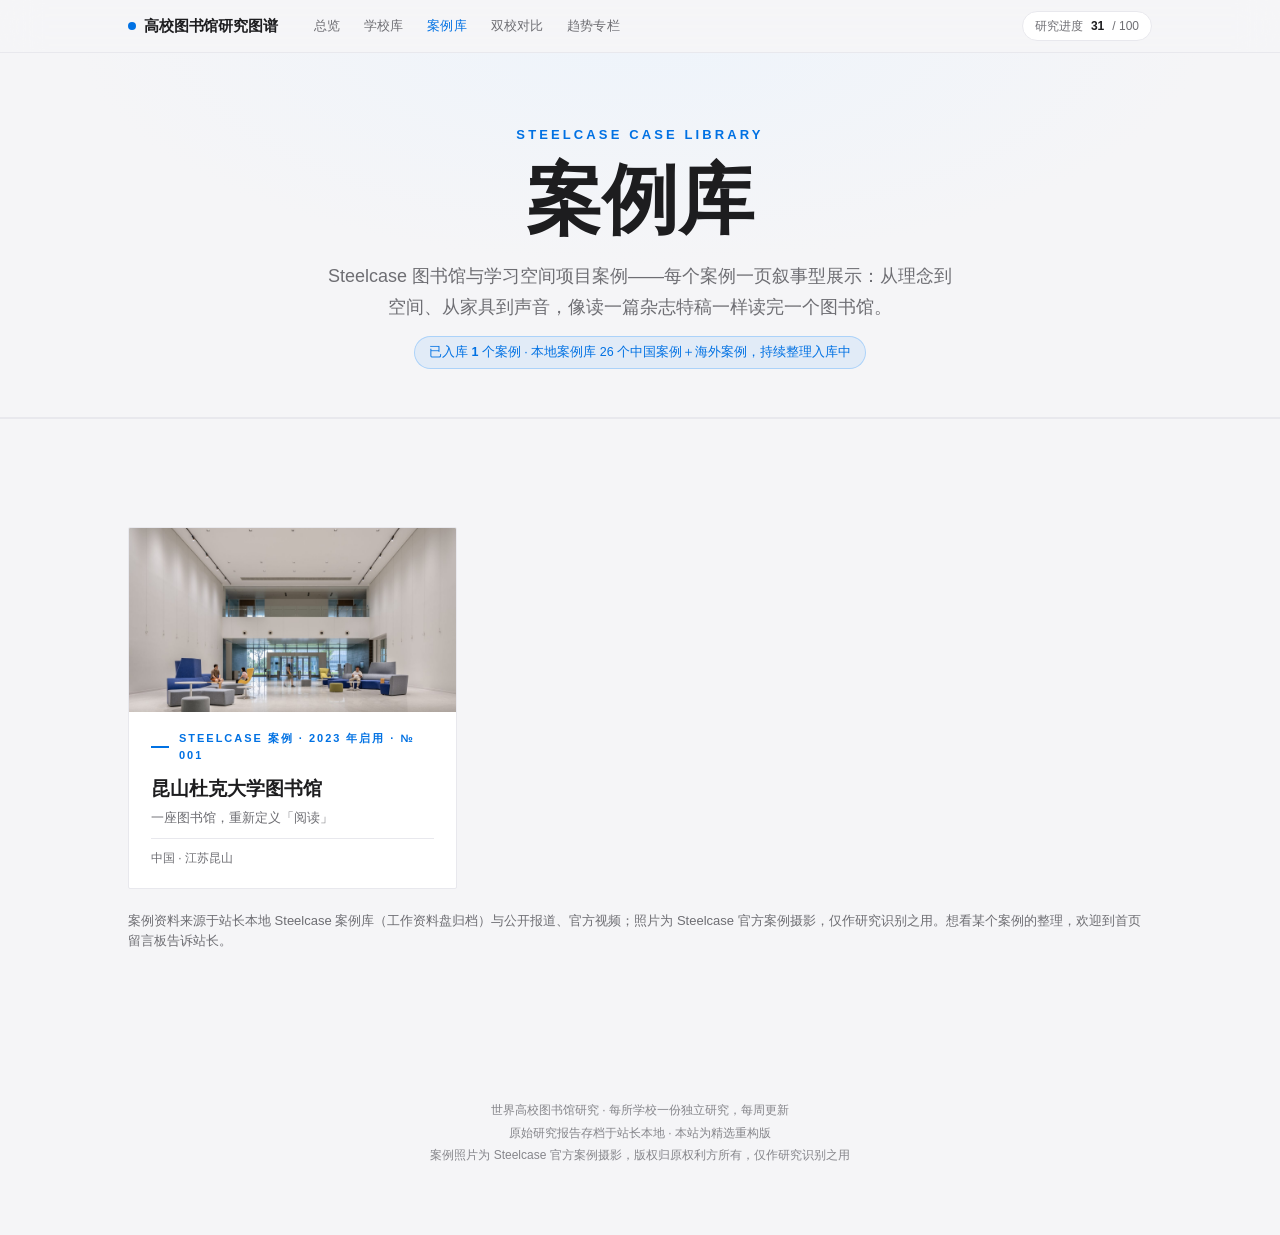
<file: cases.html>
<!DOCTYPE html>
<html lang="zh-CN">
<head>
<meta charset="UTF-8">
<meta name="viewport" content="width=device-width, initial-scale=1.0">
<title>案例库 · 世界高校图书馆研究</title>
<link rel="stylesheet" href="assets/style.css?v=3">
<link rel="stylesheet" href="assets/v3.css?v=27">
<link rel="icon" type="image/svg+xml" href="assets/favicon.svg">
<link rel="icon" type="image/png" sizes="32x32" href="assets/favicon-32.png">
<link rel="apple-touch-icon" href="assets/apple-touch-icon.png">
<style>
  .case-card{display:flex;flex-direction:column;background:#fff;border:1px solid var(--hair,#d9d5cb);border-radius:2px;overflow:hidden;text-decoration:none;color:inherit;transition:transform .3s ease,box-shadow .3s ease;}
  .case-card:hover{transform:translateY(-4px);box-shadow:0 16px 40px rgba(0,0,0,.08);}
  .cc-img{aspect-ratio:16/9;overflow:hidden;}
  .cc-img img{width:100%;height:100%;object-fit:cover;display:block;}
  .cc-body{padding:18px 22px 20px;}
  .cc-kicker{display:flex;align-items:center;gap:10px;font-size:11px;letter-spacing:.18em;text-transform:uppercase;color:var(--accent,#00539B);font-weight:600;margin-bottom:10px;}
  .cc-kicker::before{content:"";width:18px;height:2px;background:var(--accent,#00539B);flex:none;}
  .cc-body h3{font-size:19px;margin:0 0 4px;}
  .cc-tag{font-size:13px;color:var(--sub,#6e6e73);margin-bottom:10px;}
  .cc-meta{font-size:12px;color:var(--sub,#6e6e73);border-top:1px solid var(--hair,#d9d5cb);padding-top:10px;margin-top:2px;}
  #case-cards{display:grid;grid-template-columns:repeat(auto-fill,minmax(320px,1fr));gap:18px;margin-top:8px;}
  .case-note{margin-top:22px;font-size:13px;color:var(--sub,#6e6e73);}
</style>
</head>
<body>

<nav>
  <div class="wrap nav-in">
    <a class="brand" href="index.html"><span class="dot"></span>高校图书馆研究图谱</a>
    <div class="nav-links">
      <a href="index.html">总览</a>
      <a href="index.html#schools">学校库</a>
      <a href="cases.html" class="on">案例库</a>
      <a href="index.html#compare">双校对比</a>
      <a href="index.html#trends">趋势专栏</a>
    </div>
    <div class="progress-pill">研究进度 <b id="stat-progress">–</b> / 100</div>
  </div>
</nav>

<header class="hero" style="padding:72px 0 48px;">
  <div class="wrap">
    <div class="kicker">Steelcase Case Library</div>
    <h1>案例库</h1>
    <p class="sub">Steelcase 图书馆与学习空间项目案例——每个案例一页叙事型展示：从理念到空间、从家具到声音，像读一篇杂志特稿一样读完一个图书馆。</p>
    <p class="phase-tag">已入库 <b id="case-total">–</b> 个案例 · 本地案例库 26 个中国案例＋海外案例，持续整理入库中</p>
  </div>
</header>

<section>
  <div class="wrap">
    <div id="case-cards"></div>
    <p class="case-note">案例资料来源于站长本地 Steelcase 案例库（工作资料盘归档）与公开报道、官方视频；照片为 Steelcase 官方案例摄影，仅作研究识别之用。想看某个案例的整理，欢迎到首页留言板告诉站长。</p>
  </div>
</section>

<footer>
  <div class="wrap">
    世界高校图书馆研究 · 每所学校一份独立研究，每周更新<br>
    原始研究报告存档于站长本地 · 本站为精选重构版<br>
    案例照片为 Steelcase 官方案例摄影，版权归原权利方所有，仅作研究识别之用
  </div>
</footer>

<script src="data/cases-data.js?v=3"></script>
<script src="data/schools-data.js?v=31"></script>
<script src="assets/case.js?v=3"></script>
<script src="assets/app.js?v=31"></script>
</body>
</html>
</file>
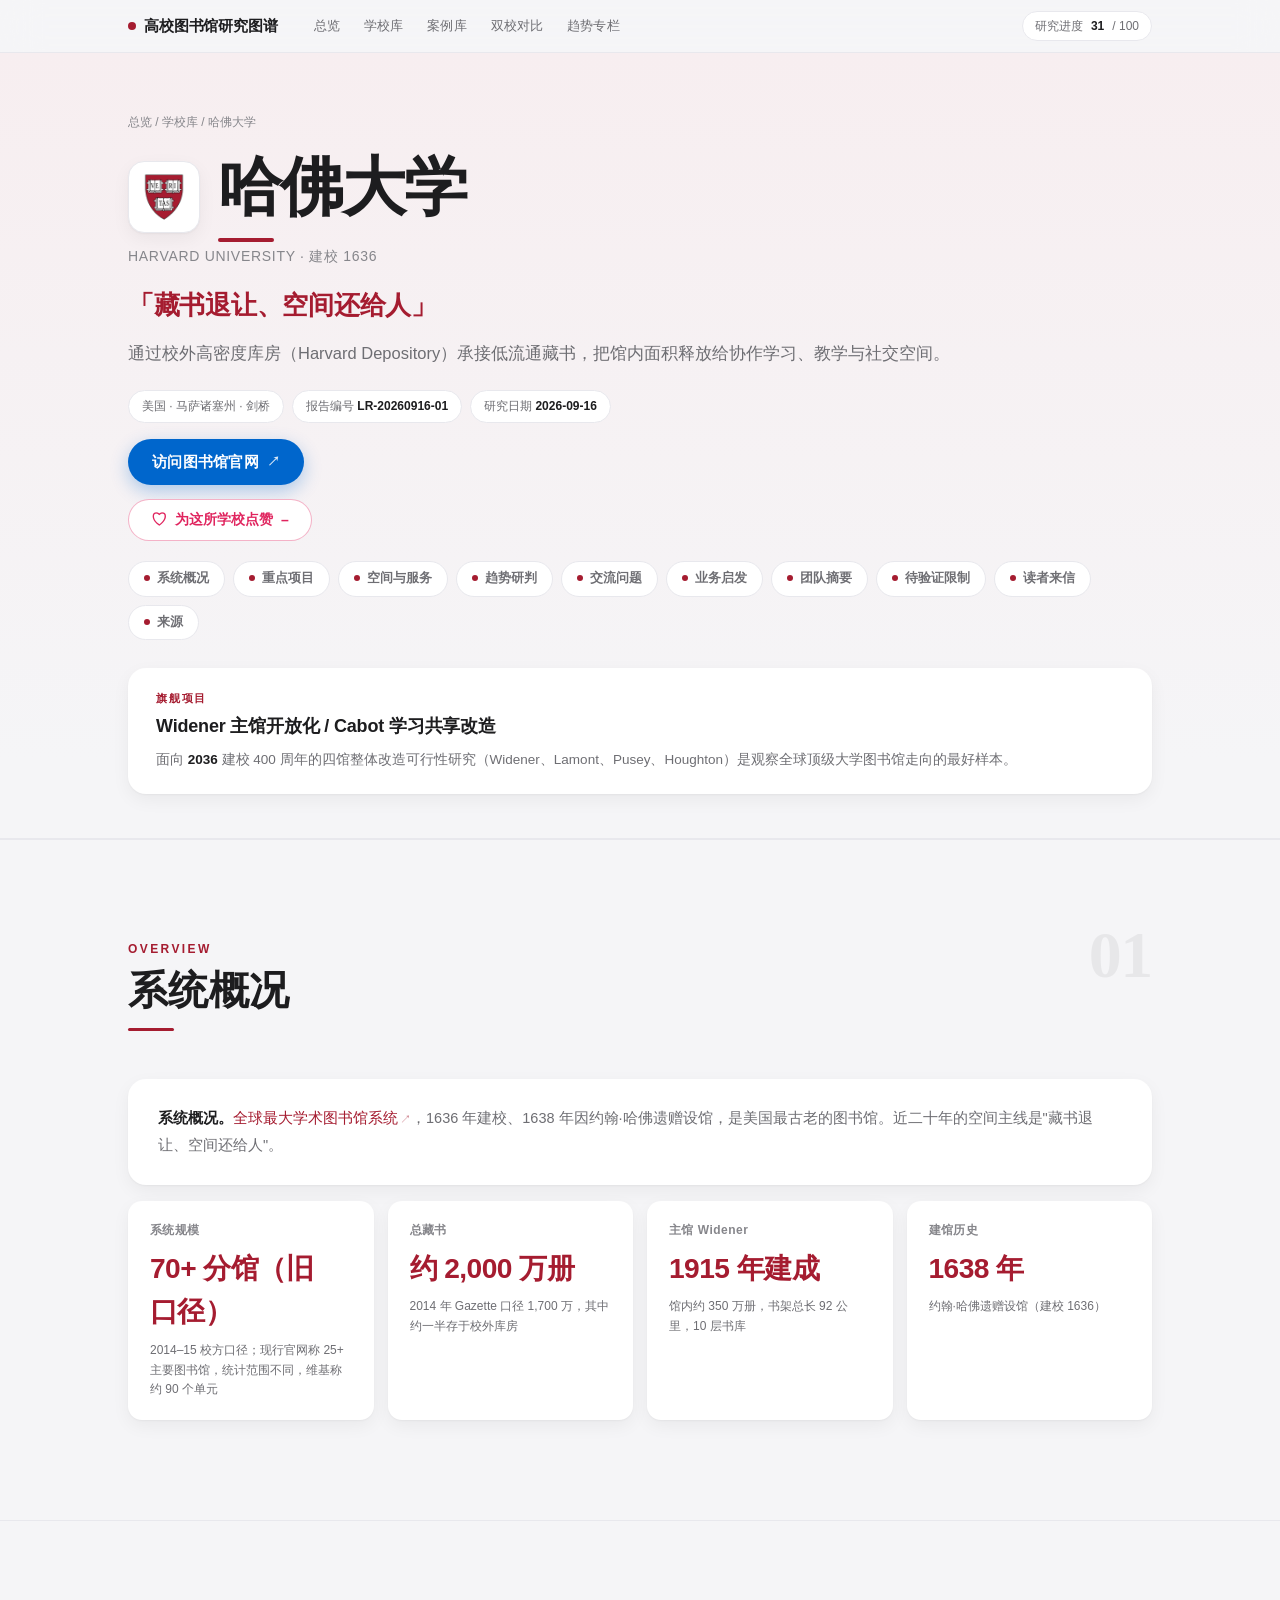
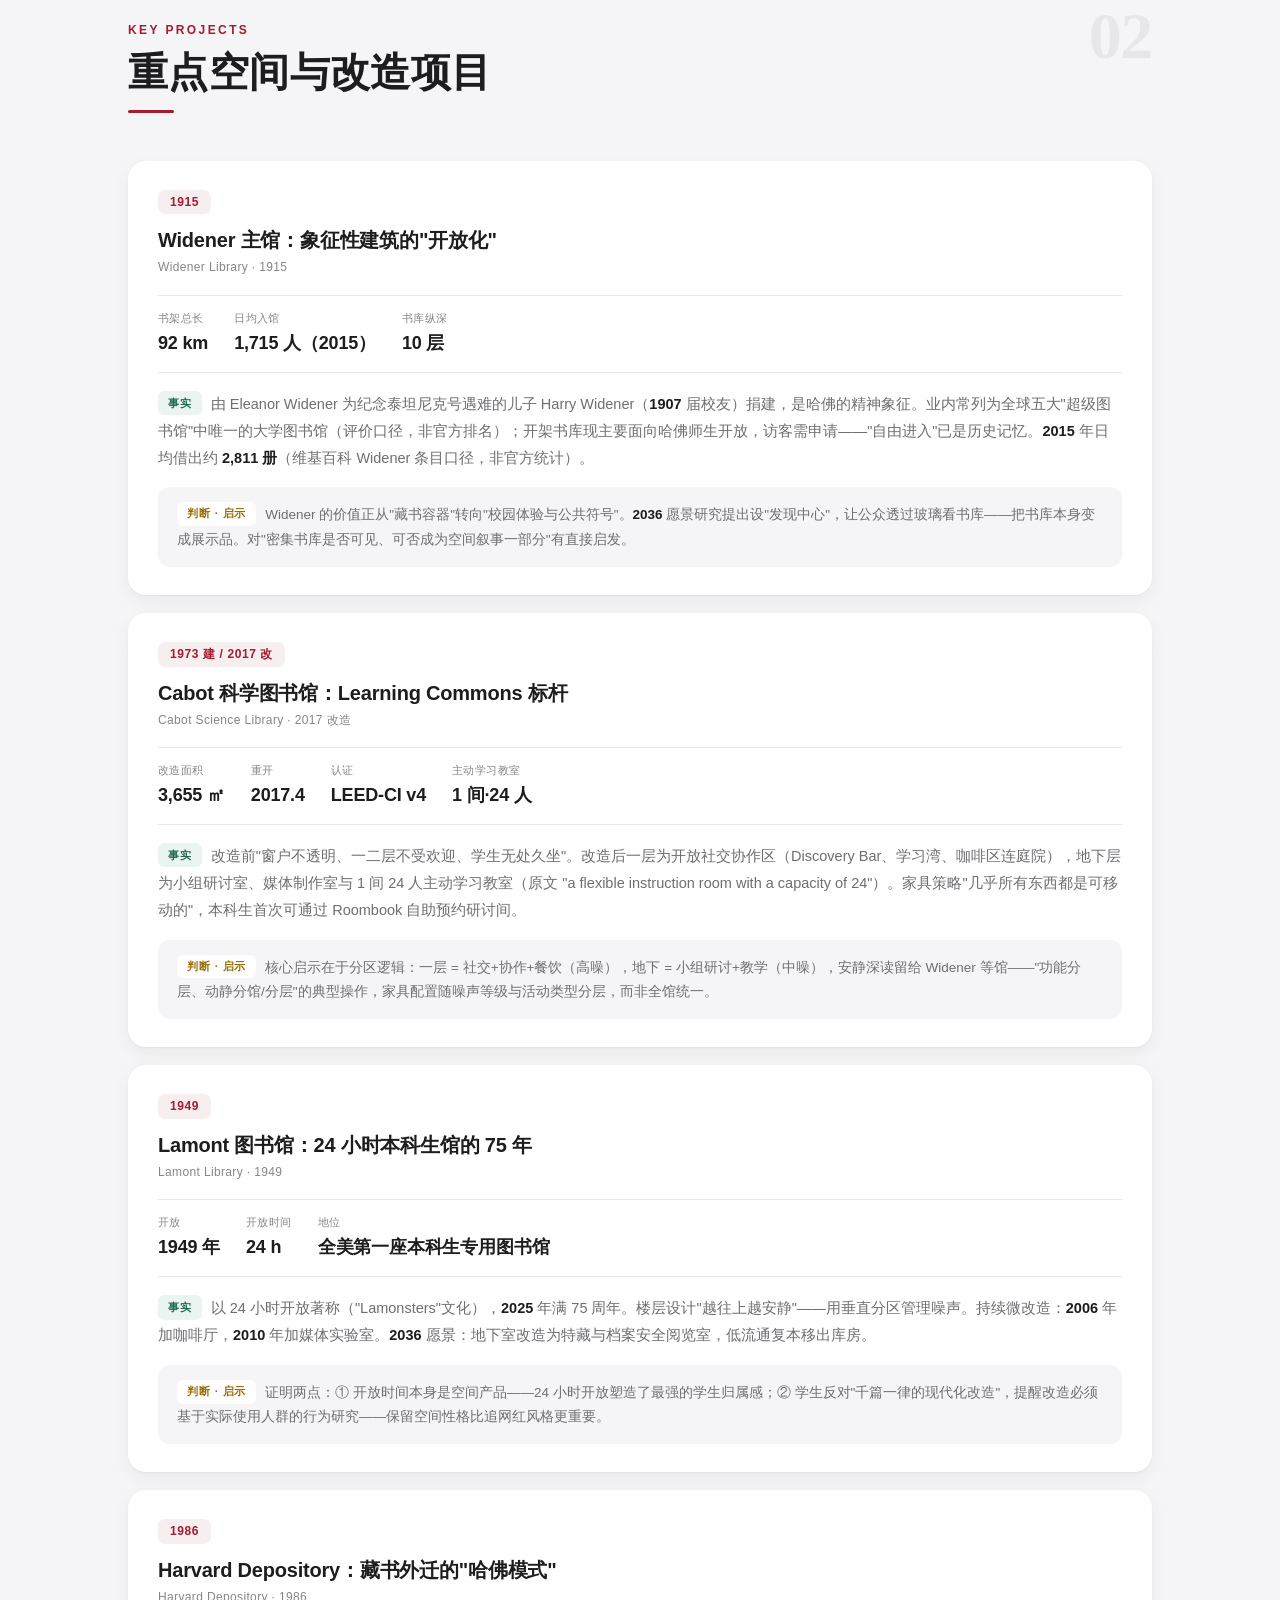
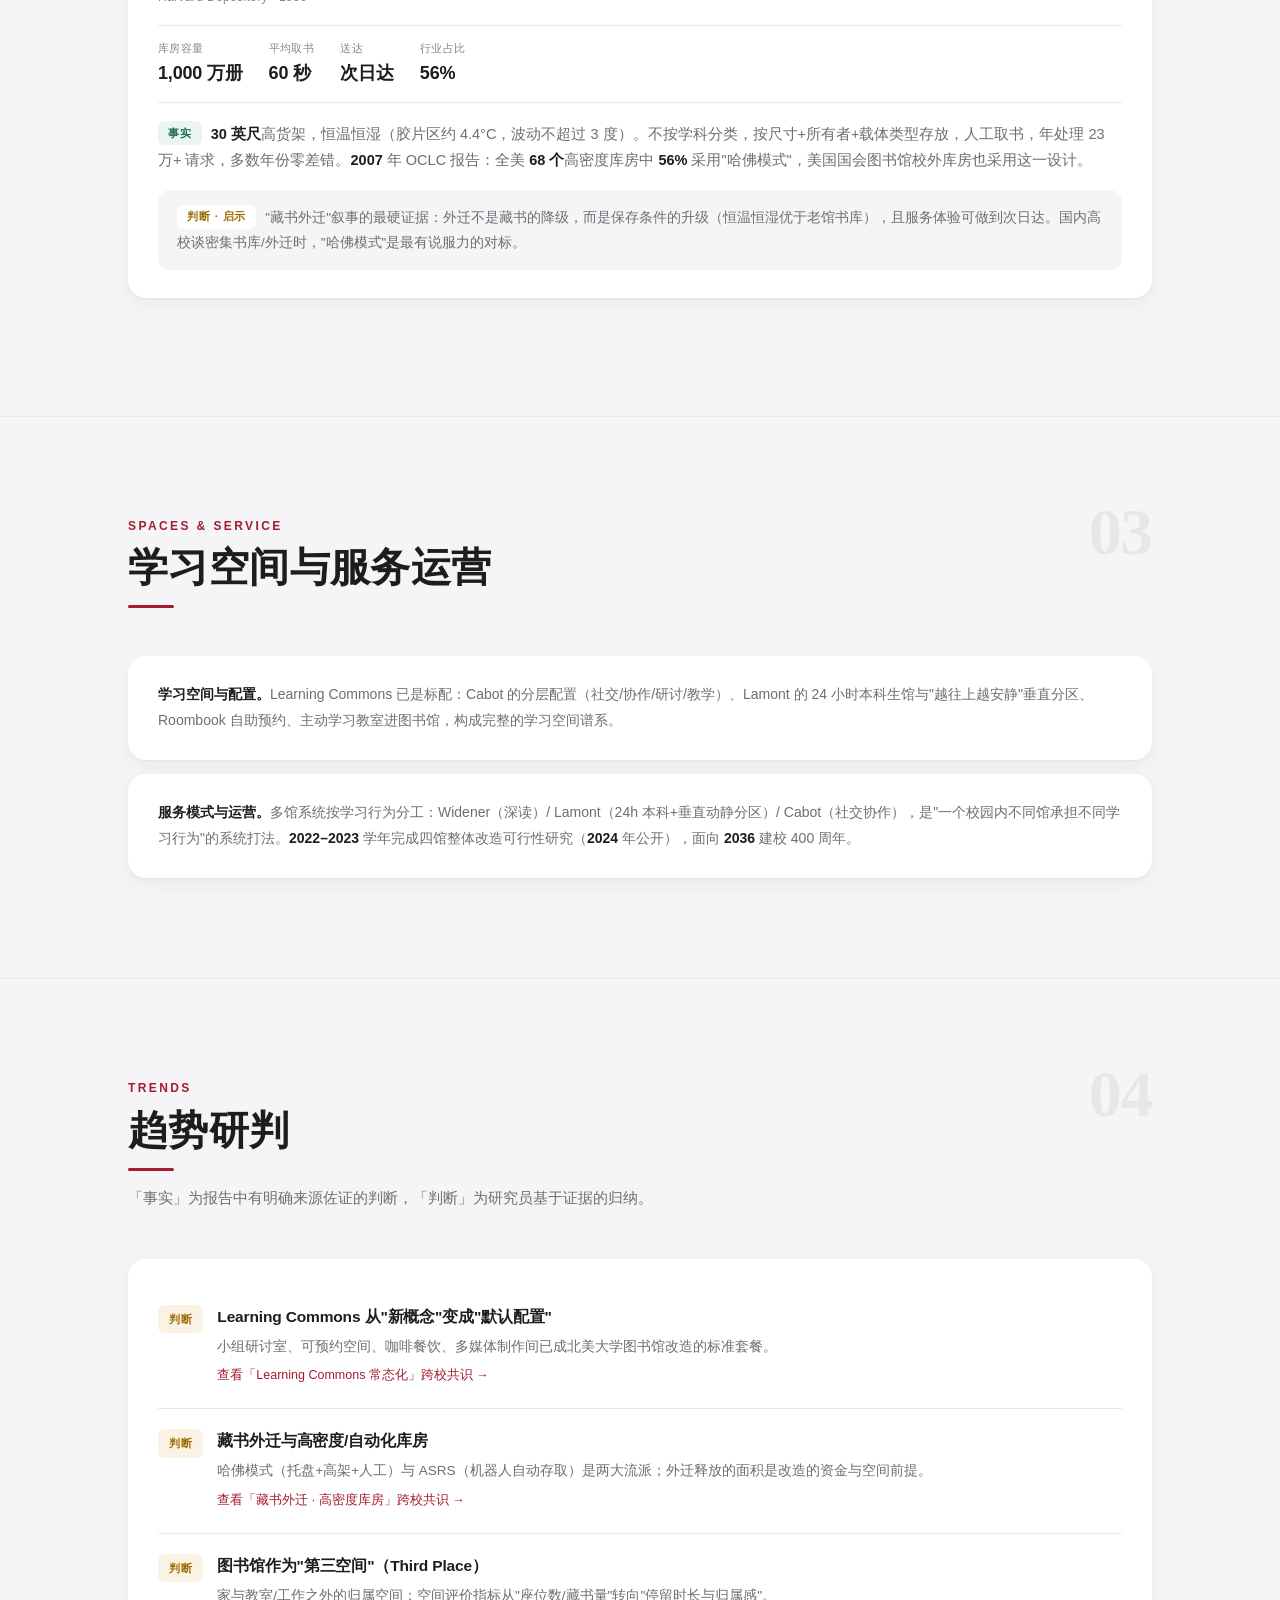
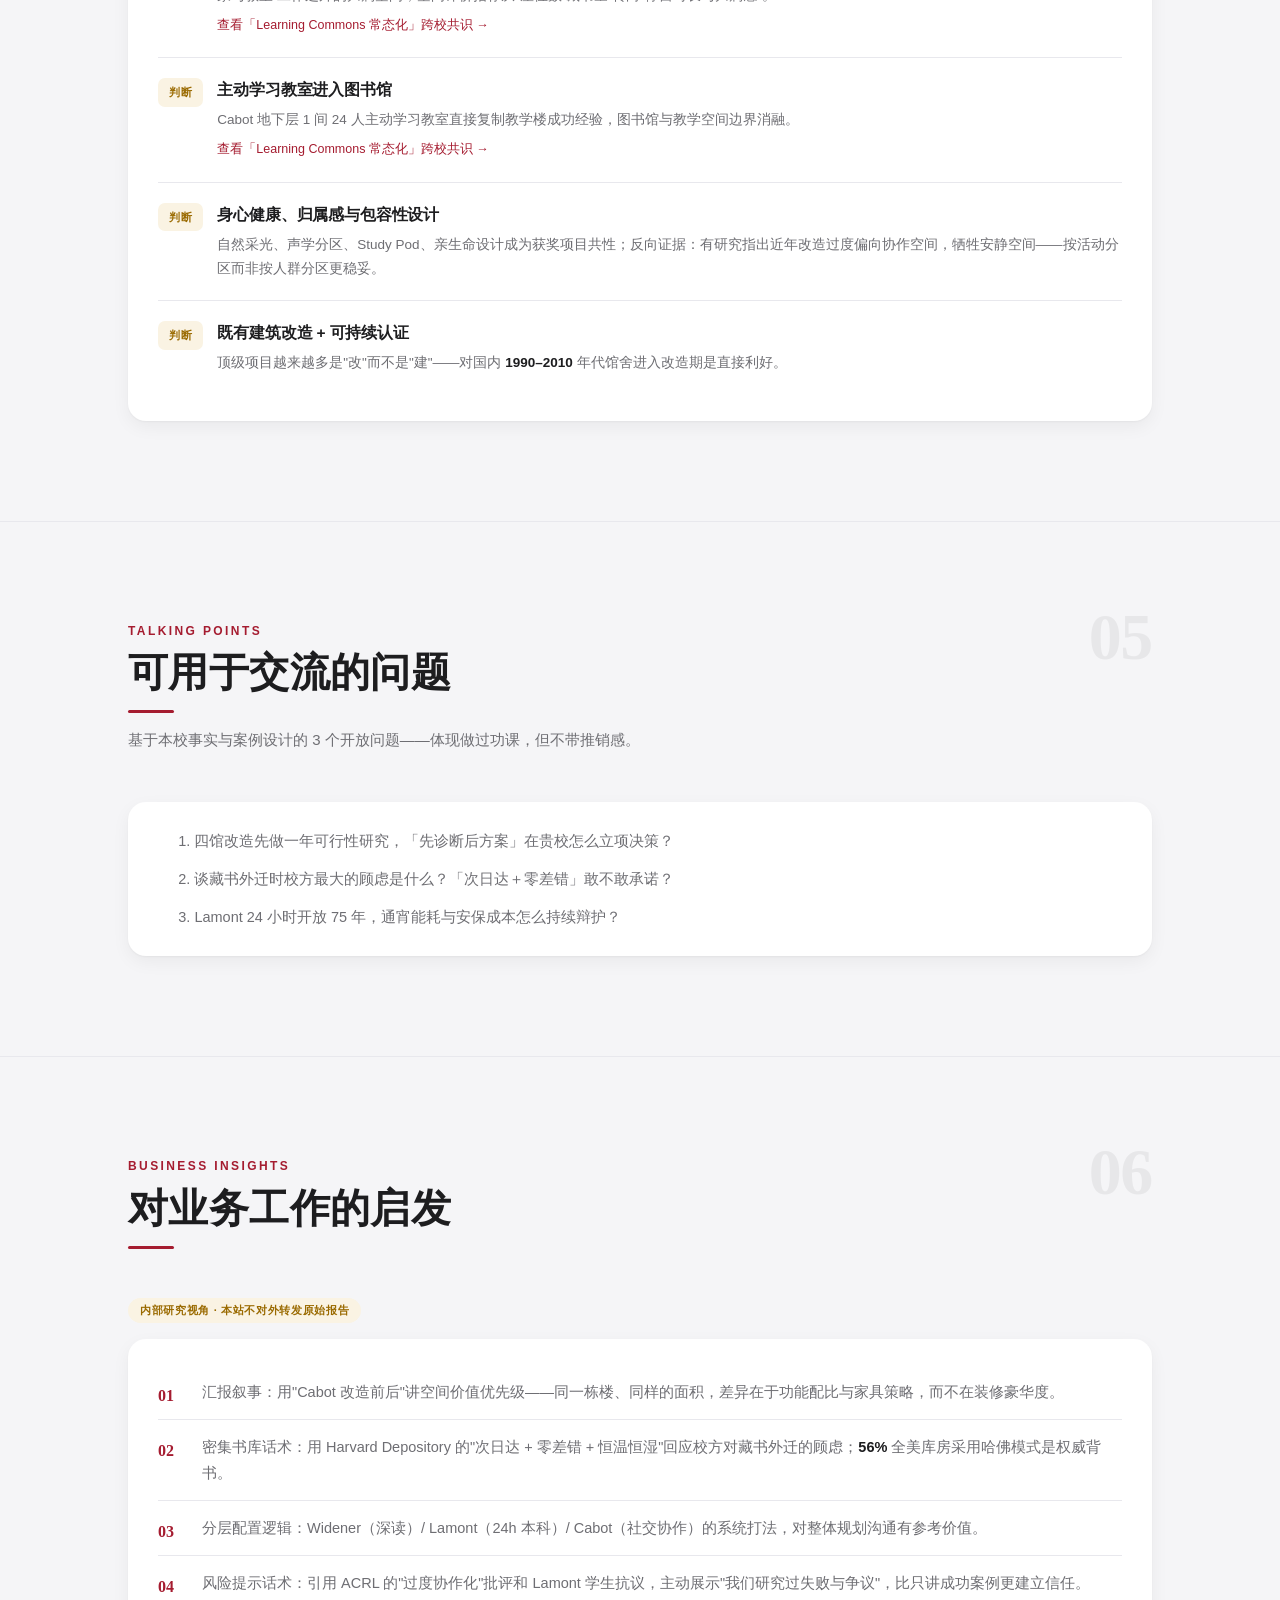
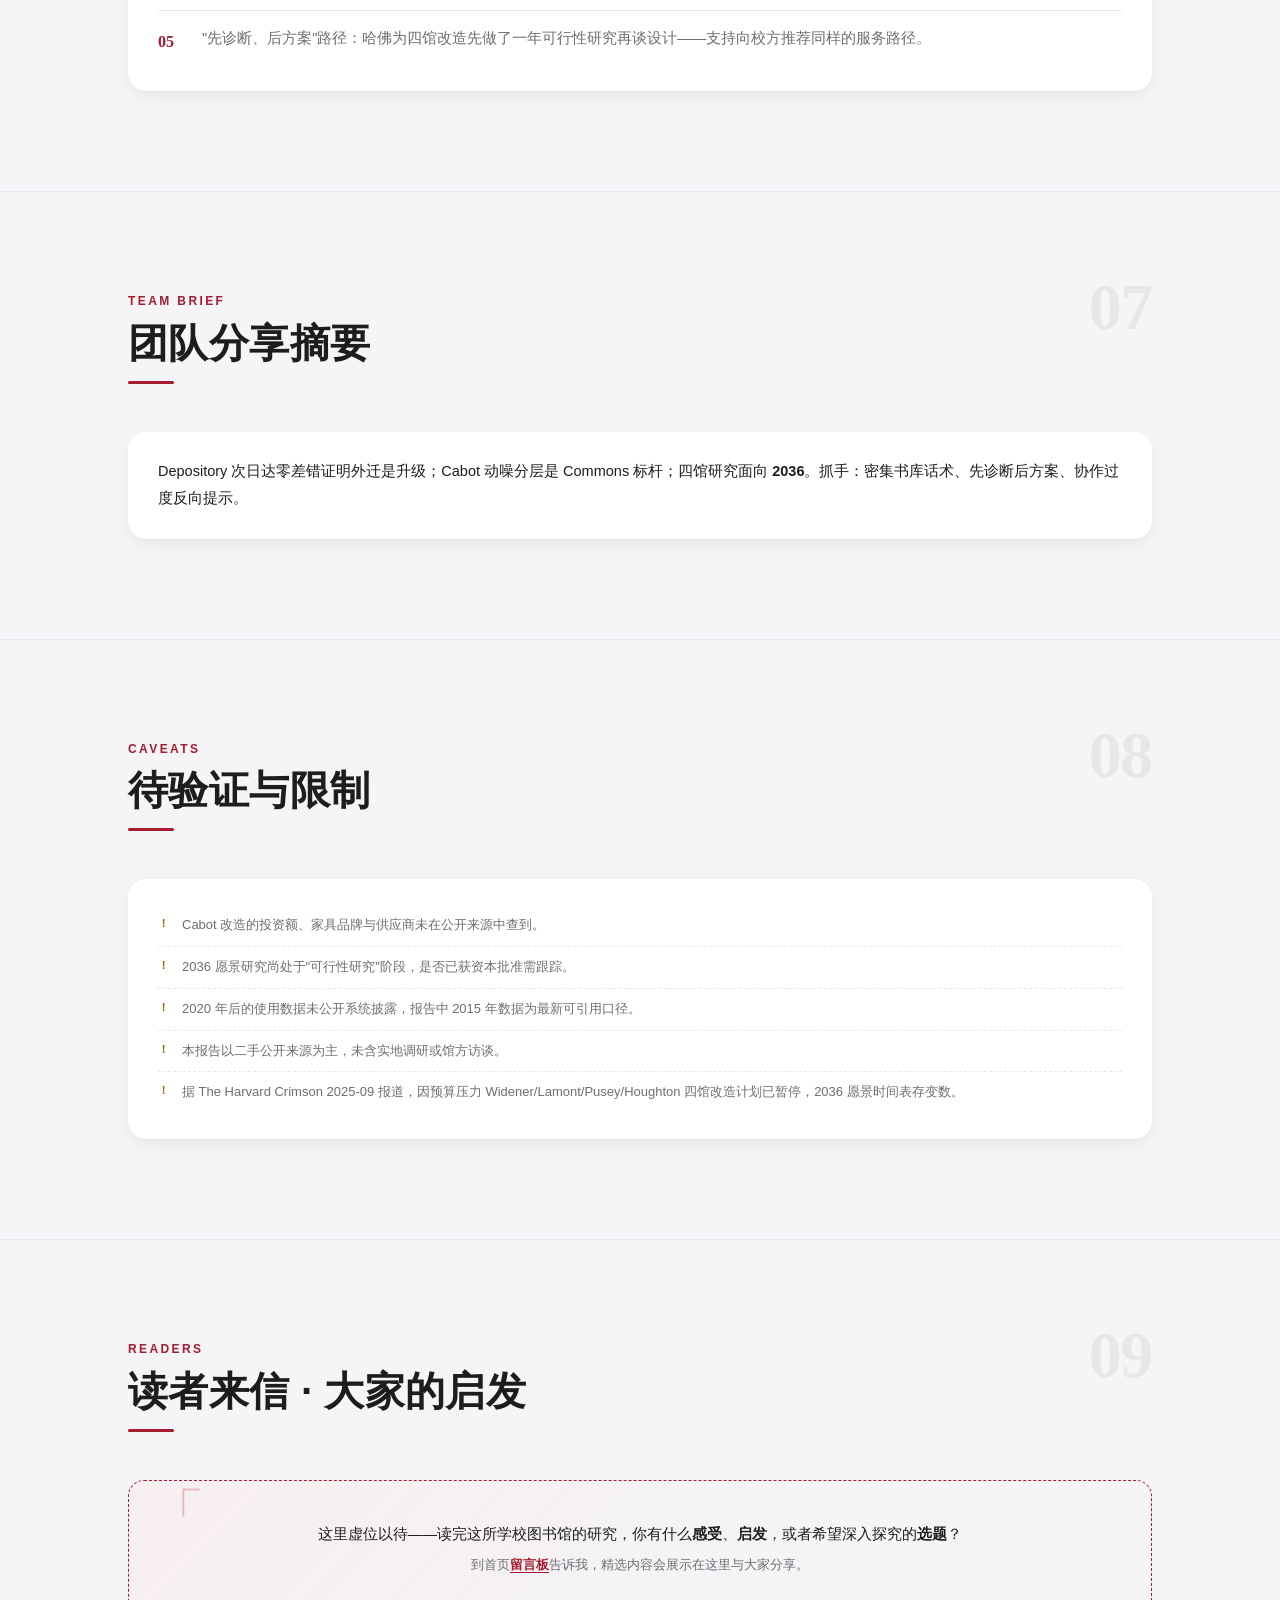
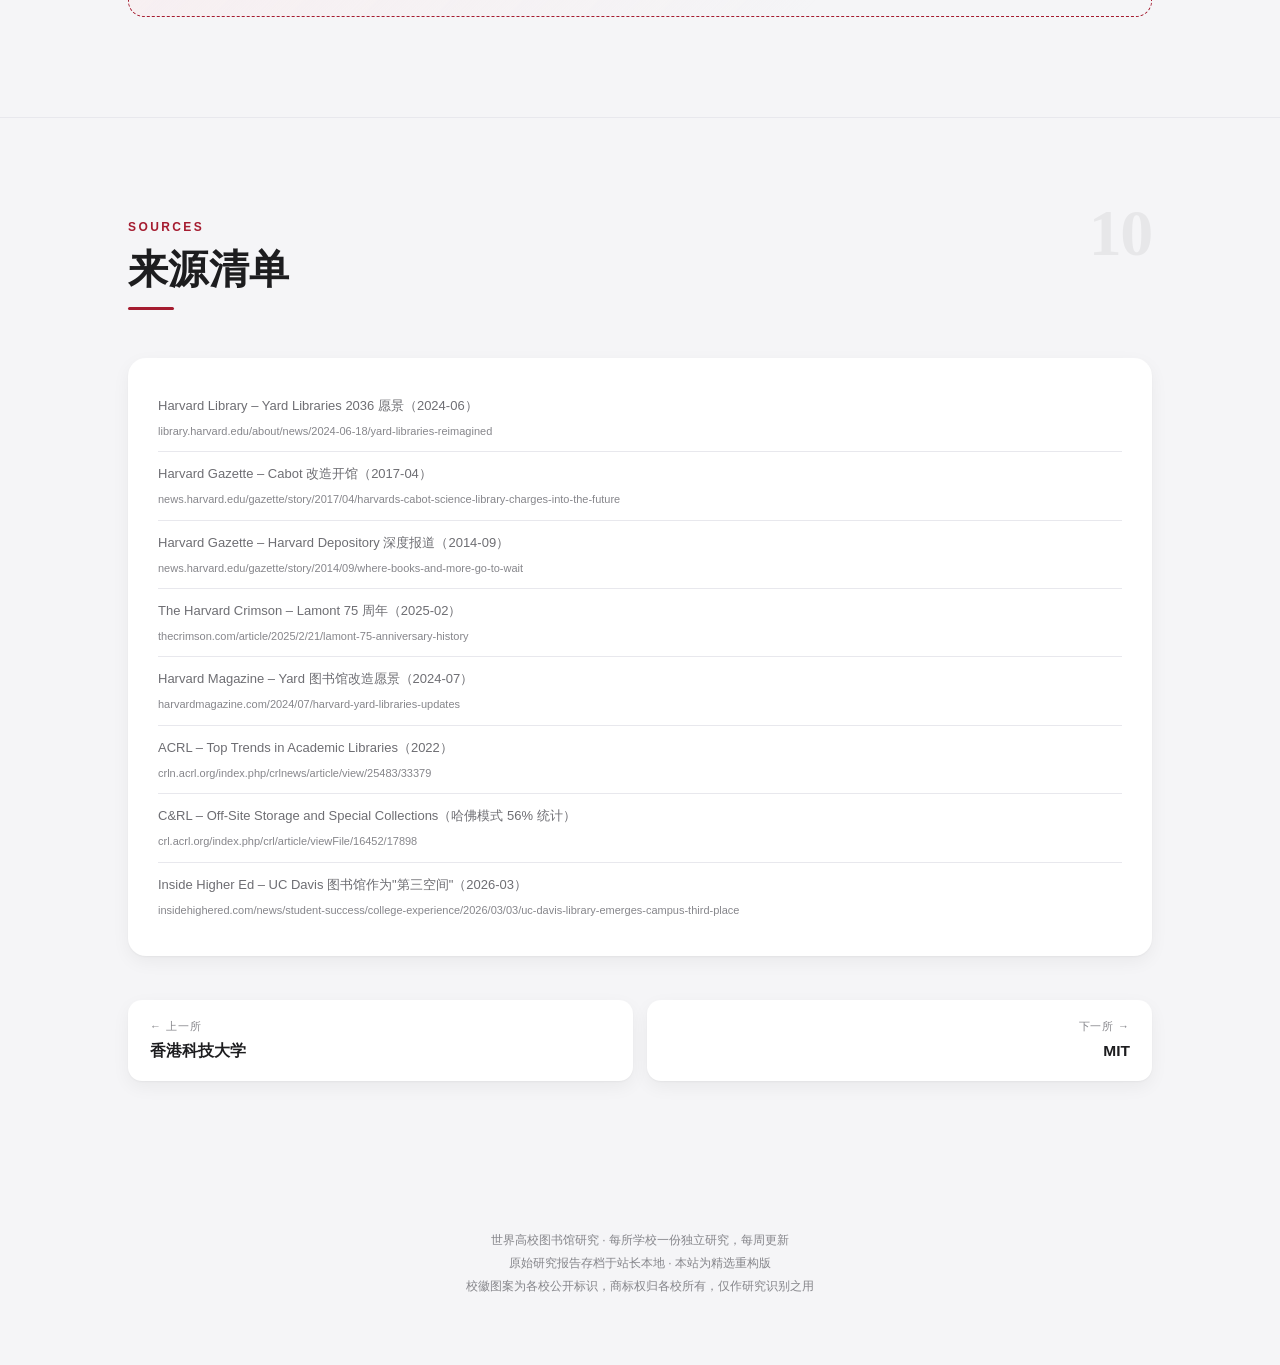
<file: school.html>
<!DOCTYPE html>
<html lang="zh-CN">
<head>
<meta charset="UTF-8">
<meta name="viewport" content="width=device-width, initial-scale=1.0">
<title>学校详情 · 世界高校图书馆研究</title>
<link rel="stylesheet" href="assets/style.css?v=3">
<link rel="stylesheet" href="assets/v3.css?v=27">
<link rel="icon" type="image/svg+xml" href="assets/favicon.svg">
<link rel="icon" type="image/png" sizes="32x32" href="assets/favicon-32.png">
<link rel="apple-touch-icon" href="assets/apple-touch-icon.png">
</head>
<body>

<nav>
  <div class="wrap nav-in">
    <a class="brand" href="index.html"><span class="dot"></span>高校图书馆研究图谱</a>
    <div class="nav-links">
      <a href="index.html">总览</a>
      <a href="index.html#schools">学校库</a>
      <a href="cases.html">案例库</a>
      <a href="index.html#compare">双校对比</a>
      <a href="index.html#trends">趋势专栏</a>
    </div>
    <div class="progress-pill">研究进度 <b id="stat-progress">–</b> / 100</div>
  </div>
</nav>

<header class="detail-hero">
  <div class="wrap">
    <div class="crumb"><a href="index.html">总览</a> / 学校库 / <span id="crumb-name"></span></div>
    <div class="d-title-row"><img id="d-logo" alt="校徽"><h1 id="d-title"></h1></div>
    <div class="en" id="d-en"></div>
    <div class="tagline" id="d-tagline"></div>
    <p class="mainline" id="d-mainline"></p>
    <div class="meta-chips" id="d-chips"></div>
    <div id="d-liburl"></div>
    <div id="d-like"></div>
    <div class="quick-nav" id="d-quicknav"></div>
    <div class="flagship" id="d-flagship"></div>
  </div>
</header>

<section id="sec-overview">
  <div class="wrap">
    <div class="sec-head reveal"><span class="ghost">01</span><div class="tag">Overview</div><h2>系统概况</h2></div>
    <div class="block-card lead reveal" id="d-overview-intro" style="margin-bottom:16px"></div>
    <div class="stat-grid" id="d-stats" style="margin-top:16px"></div>
  </div>
</section>

<section id="sec-projects">
  <div class="wrap">
    <div class="sec-head reveal"><span class="ghost">02</span><div class="tag">Key Projects</div><h2>重点空间与改造项目</h2></div>
    <div id="d-projects"></div>
  </div>
</section>

<section id="sec-spaces">
  <div class="wrap">
    <div class="sec-head reveal"><span class="ghost">03</span><div class="tag">Spaces &amp; Service</div><h2>学习空间与服务运营</h2></div>
    <div class="block-card reveal" id="d-learning"></div>
    <div class="block-card reveal" id="d-service" style="margin-top:14px"></div>
  </div>
</section>

<section id="sec-trends">
  <div class="wrap">
    <div class="sec-head reveal"><span class="ghost">04</span><div class="tag">Trends</div><h2>趋势研判</h2><p>「事实」为报告中有明确来源佐证的判断，「判断」为研究员基于证据的归纳。</p></div>
    <div class="block-card reveal" id="d-trends"></div>
  </div>
</section>

<section id="sec-questions">
  <div class="wrap">
    <div class="sec-head reveal"><span class="ghost">05</span><div class="tag">Talking Points</div><h2>可用于交流的问题</h2><p>基于本校事实与案例设计的 3 个开放问题——体现做过功课，但不带推销感。</p></div>
    <div class="block-card reveal"><ol class="q-list" id="d-questions"></ol></div>
  </div>
</section>

<section id="sec-business">
  <div class="wrap">
    <div class="sec-head reveal"><span class="ghost">06</span><div class="tag">Business Insights</div><h2>对业务工作的启发</h2></div>
    <div class="internal-badge">内部研究视角 · 本站不对外转发原始报告</div>
    <div class="block-card reveal"><ul class="insight-list" id="d-insights"></ul></div>
  </div>
</section>

<section id="sec-brief">
  <div class="wrap">
    <div class="sec-head reveal"><span class="ghost">07</span><div class="tag">Team Brief</div><h2>团队分享摘要</h2></div>
    <div class="block-card reveal" id="d-brief"></div>
  </div>
</section>

<section id="sec-limits">
  <div class="wrap">
    <div class="sec-head reveal"><span class="ghost">08</span><div class="tag">Caveats</div><h2>待验证与限制</h2></div>
    <div class="block-card reveal"><ul class="limit-list" id="d-limits"></ul></div>
  </div>
</section>

<section id="sec-readers">
  <div class="wrap">
    <div class="sec-head reveal"><span class="ghost">09</span><div class="tag">Readers</div><h2>读者来信 · 大家的启发</h2></div>
    <div id="d-readers"></div>
  </div>
</section>

<section id="sec-sources">
  <div class="wrap">
    <div class="sec-head reveal"><span class="ghost">10</span><div class="tag">Sources</div><h2>来源清单</h2></div>
    <div class="block-card reveal"><ul class="src-list" id="d-sources"></ul></div>
    <div class="pager" id="d-pager"></div>
  </div>
</section>

<footer>
  <div class="wrap">
    世界高校图书馆研究 · 每所学校一份独立研究，每周更新<br>
    原始研究报告存档于站长本地 · 本站为精选重构版<br>
    校徽图案为各校公开标识，商标权归各校所有，仅作研究识别之用
  </div>
</footer>

<script src="data/schools-data.js?v=31"></script>
<script src="data/trends-data.js?v=31"></script>
<script src="data/readers-data.js?v=31"></script>
<script src="data/extras-data.js?v=31"></script>
<script src="assets/app.js?v=31"></script>
</body>
</html>
</file>
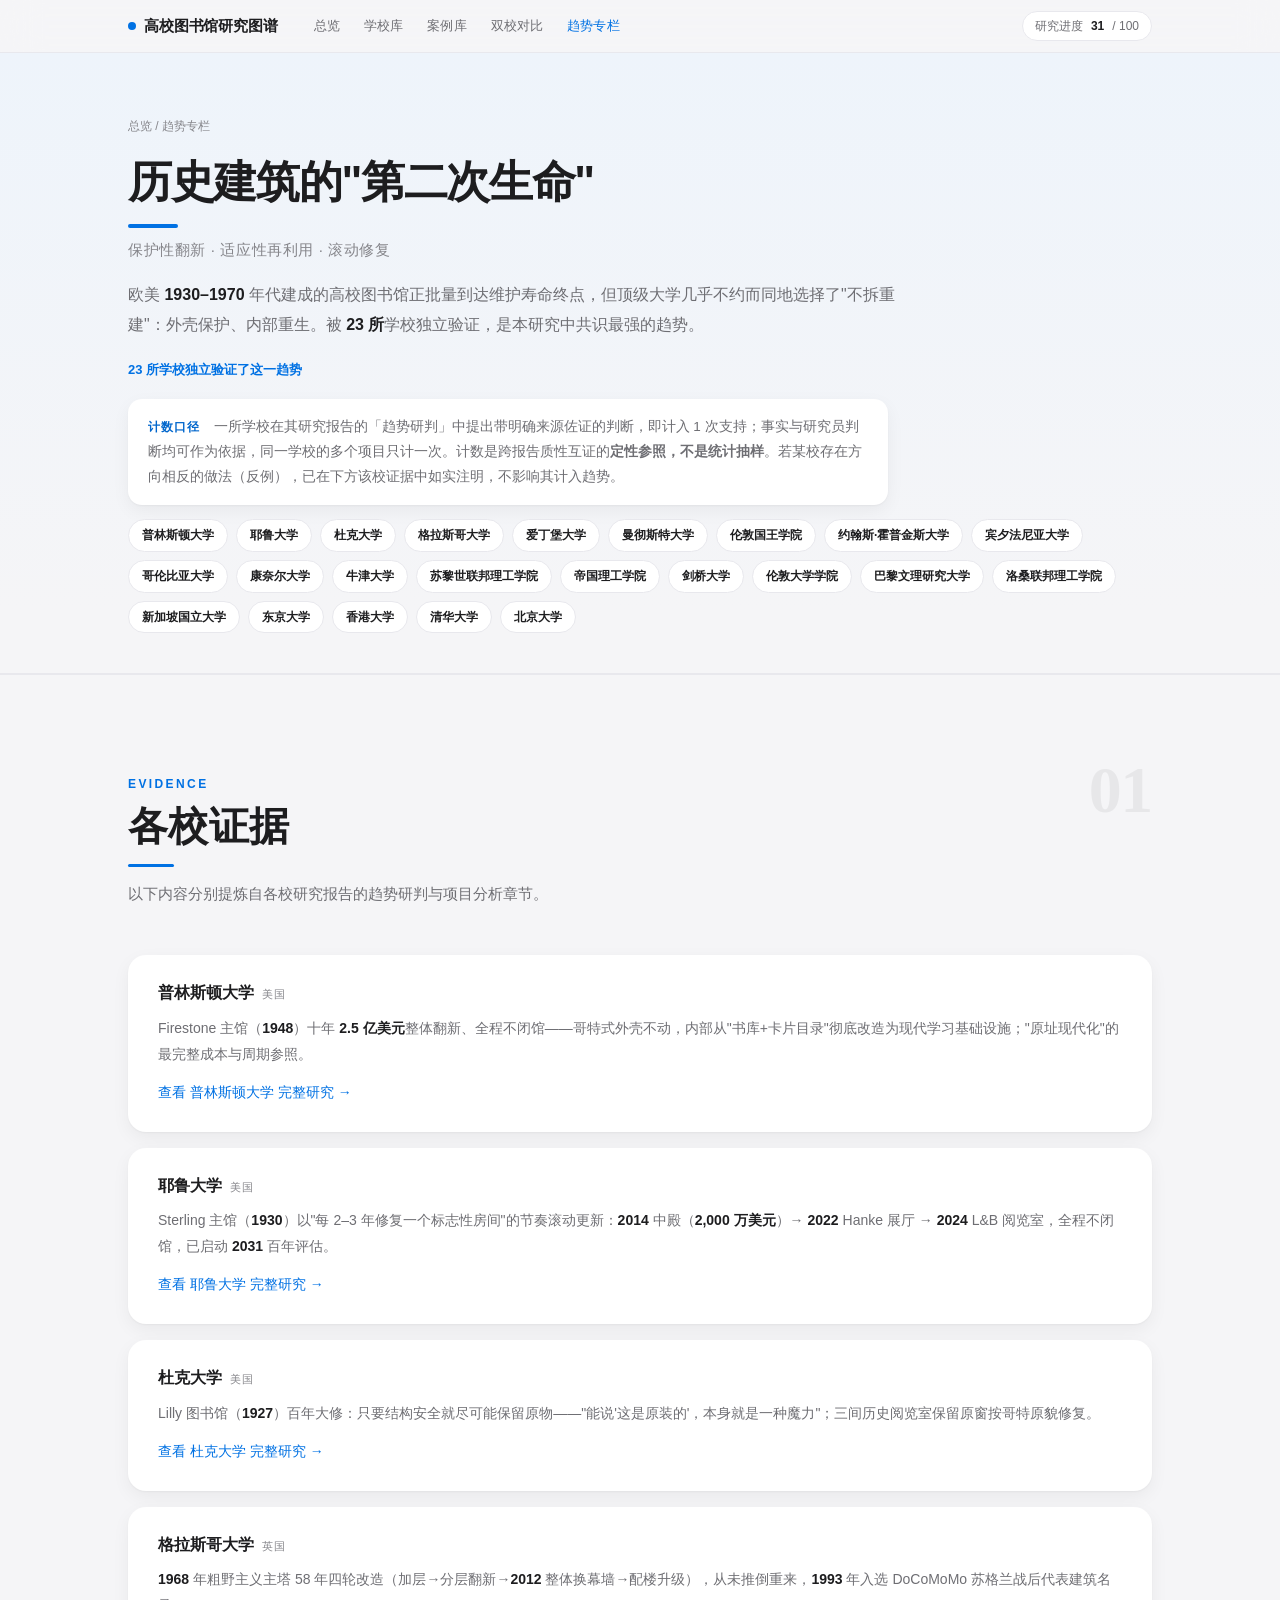
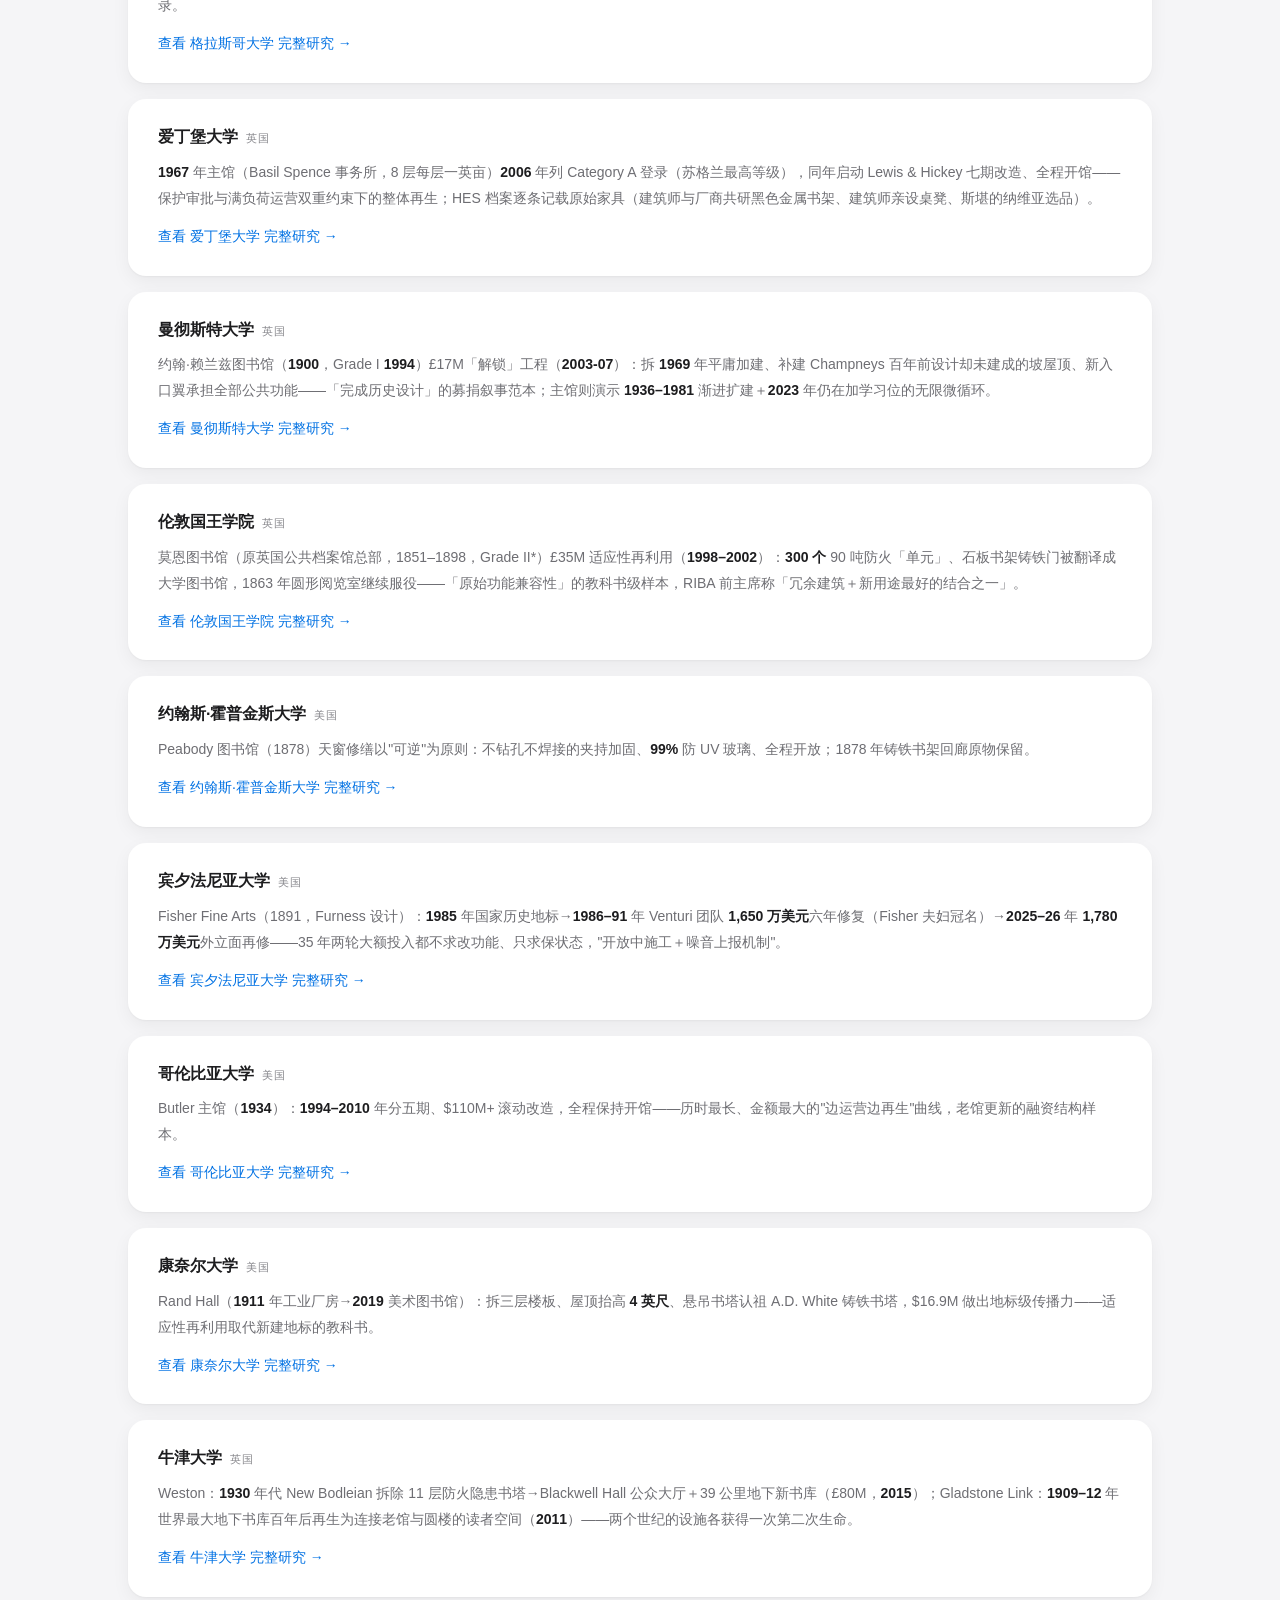
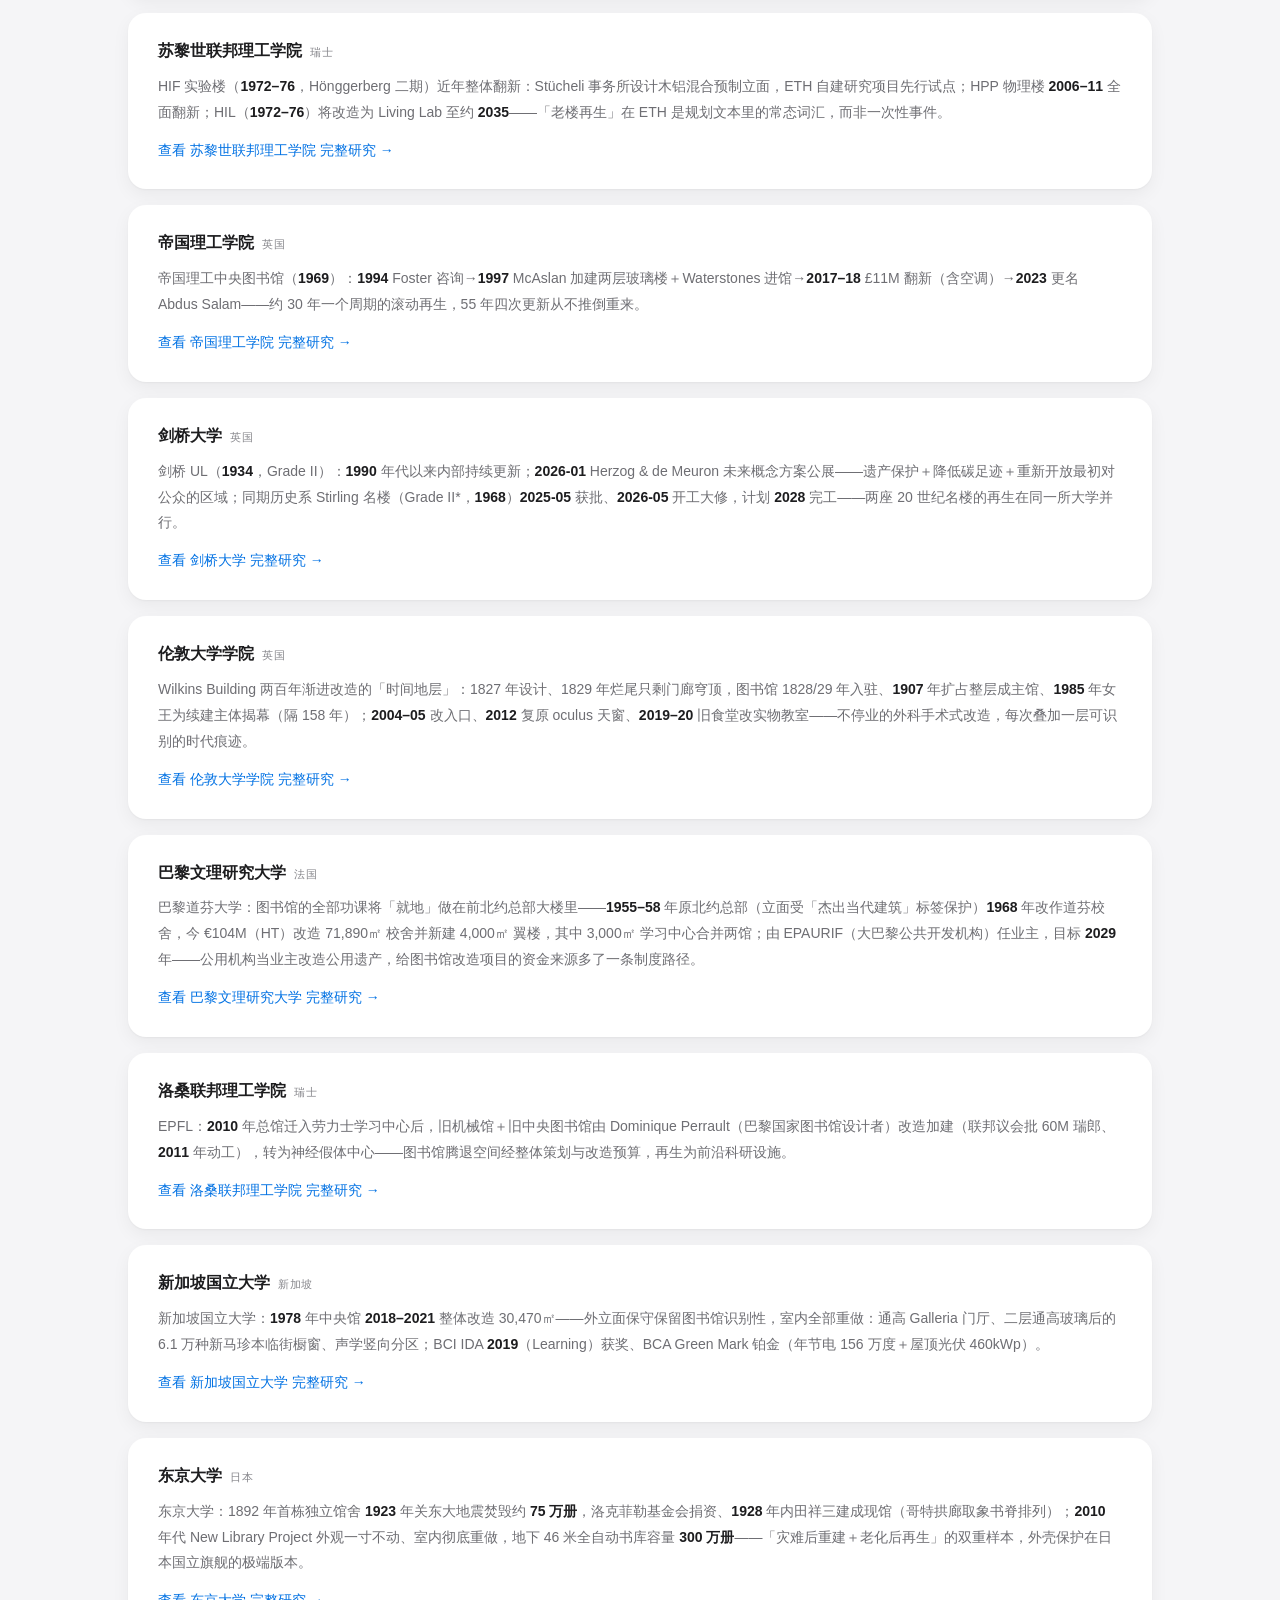
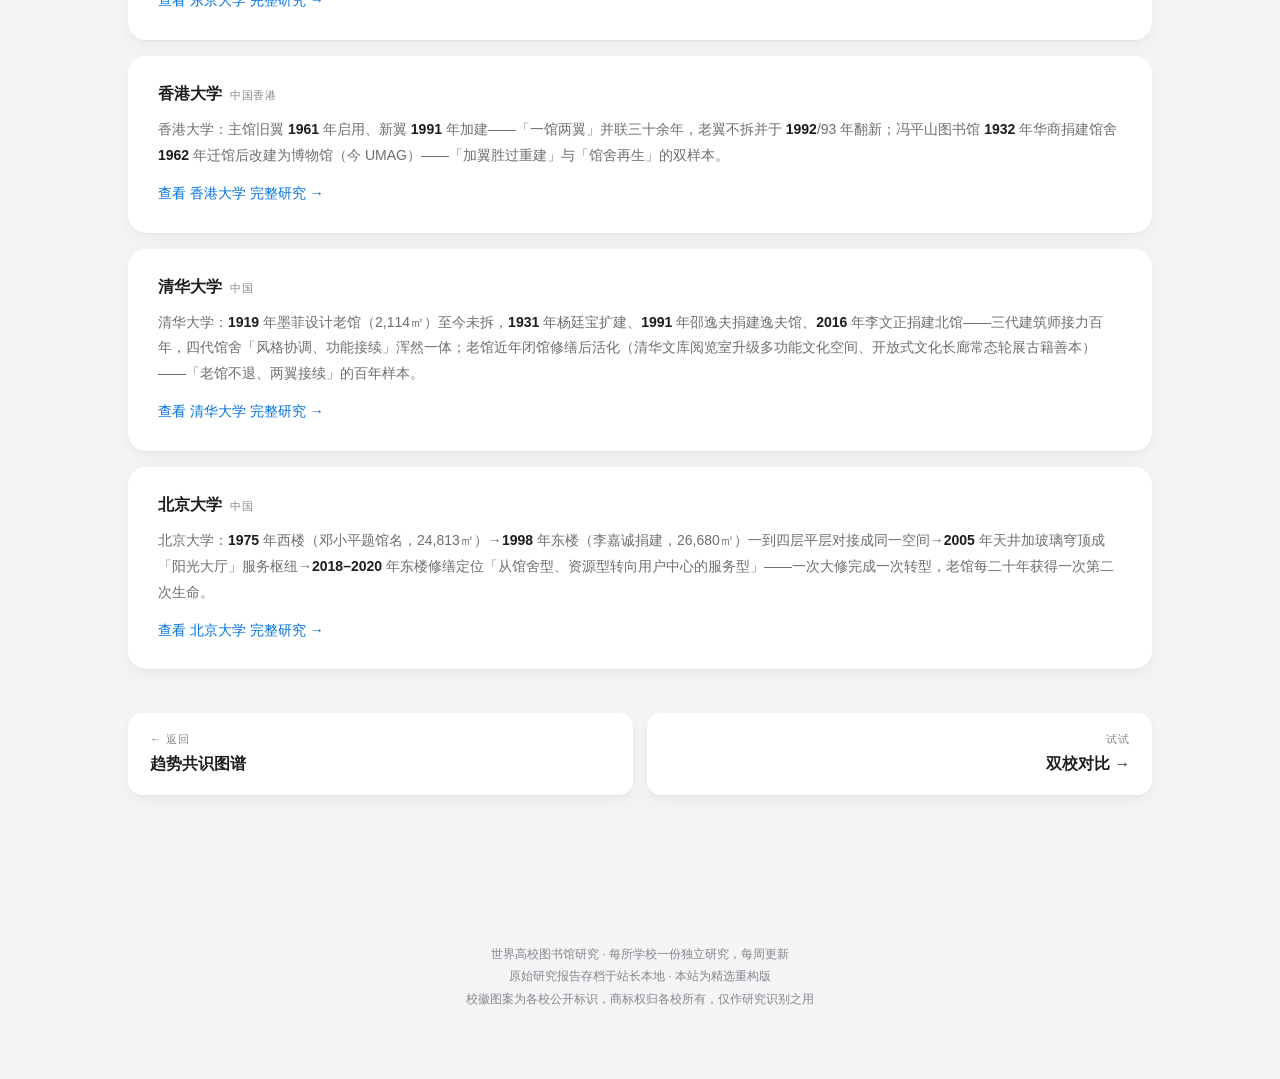
<file: trend.html>
<!DOCTYPE html>
<html lang="zh-CN">
<head>
<meta charset="UTF-8">
<meta name="viewport" content="width=device-width, initial-scale=1.0">
<title>趋势专栏 · 世界高校图书馆研究</title>
<link rel="stylesheet" href="assets/style.css?v=3">
<link rel="stylesheet" href="assets/v3.css?v=27">
<link rel="icon" type="image/svg+xml" href="assets/favicon.svg">
<link rel="icon" type="image/png" sizes="32x32" href="assets/favicon-32.png">
<link rel="apple-touch-icon" href="assets/apple-touch-icon.png">
</head>
<body>

<nav>
  <div class="wrap nav-in">
    <a class="brand" href="index.html"><span class="dot"></span>高校图书馆研究图谱</a>
    <div class="nav-links">
      <a href="index.html">总览</a>
      <a href="index.html#schools">学校库</a>
      <a href="cases.html">案例库</a>
      <a href="index.html#compare">双校对比</a>
      <a href="index.html#trends" class="on">趋势专栏</a>
    </div>
    <div class="progress-pill">研究进度 <b id="stat-progress">–</b> / 100</div>
  </div>
</nav>

<header class="trend-hero">
  <div class="wrap">
    <div class="crumb"><a href="index.html">总览</a> / <a href="index.html#trends">趋势专栏</a></div>
    <h1 id="t-title"></h1>
    <div class="t-sub" id="t-sub"></div>
    <p class="t-summary" id="t-summary"></p>
    <div class="t-count" id="t-count"></div>
    <div class="t-method">
      <b>计数口径</b>
      一所学校在其研究报告的「趋势研判」中提出带明确来源佐证的判断，即计入 1 次支持；事实与研究员判断均可作为依据，同一学校的多个项目只计一次。计数是跨报告质性互证的<strong>定性参照，不是统计抽样</strong>。若某校存在方向相反的做法（反例），已在下方该校证据中如实注明，不影响其计入趋势。
    </div>
    <div class="meta-chips" id="t-chips" style="margin-top:14px"></div>
  </div>
</header>

<section>
  <div class="wrap">
    <div class="sec-head reveal"><span class="ghost">01</span><div class="tag">Evidence</div><h2>各校证据</h2><p>以下内容分别提炼自各校研究报告的趋势研判与项目分析章节。</p></div>
    <div id="t-evidence"></div>
    <div class="pager">
      <a class="prev" href="index.html#trends"><div class="p-dir">← 返回</div><div class="p-name">趋势共识图谱</div></a>
      <a class="next" href="index.html#compare"><div class="p-dir">试试</div><div class="p-name">双校对比 →</div></a>
    </div>
  </div>
</section>

<footer>
  <div class="wrap">
    世界高校图书馆研究 · 每所学校一份独立研究，每周更新<br>
    原始研究报告存档于站长本地 · 本站为精选重构版<br>
    校徽图案为各校公开标识，商标权归各校所有，仅作研究识别之用
  </div>
</footer>

<script src="data/schools-data.js?v=31"></script>
<script src="data/trends-data.js?v=31"></script>
<script src="assets/app.js?v=31"></script>
</body>
</html>
</file>
<file: assets/style.css>
/* ─────────────────────────────────────────────
   世界高校图书馆研究 · 设计系统 v2
   苹果简约风打底：浅灰底 / 纯白卡片 / 动态强调色
   首页统一蓝色调；详情页 --accent 由 JS 按校色覆盖
   ───────────────────────────────────────────── */
:root{
  --bg:#f3f1ec;
  --paper:#fbfaf7;
  --ink:#141411;
  --ink-2:#4a4840;
  --ink-3:#6d6b62;
  --hair:#e0dcd2;
  --blue:#0071e3;
  --blue-soft:#e8f1fc;
  /* 动态强调色（默认 = 站点蓝；学校详情页按校色覆盖） */
  --accent:#0071e3;
  --accent-soft:#e8f1fc;
  --green:#1f6b4f;
  --green-soft:#eaf4f0;
  --amber:#9a6a00;
  --amber-soft:#faf3e3;
  --radius:18px;
  --shadow-sm:0 1px 2px rgba(0,0,0,.04),0 4px 12px rgba(0,0,0,.04);
  --shadow-md:0 2px 6px rgba(0,0,0,.05),0 12px 32px rgba(0,0,0,.08);
  --spring:cubic-bezier(.22,1.2,.36,1);
  --ease:cubic-bezier(.25,.1,.25,1);
}
*{margin:0;padding:0;box-sizing:border-box;}
html{scroll-behavior:smooth;}
body{
  font-family:-apple-system,BlinkMacSystemFont,"SF Pro Display","SF Pro Text","PingFang SC","Hiragino Sans GB","Microsoft YaHei",sans-serif;
  background:var(--bg);color:var(--ink);
  -webkit-font-smoothing:antialiased;text-rendering:optimizeLegibility;
  line-height:1.65;
}
.wrap{max-width:1080px;margin:0 auto;padding:0 28px;}
a{color:var(--accent);text-decoration:none;}
::selection{background:var(--accent);color:#fff;}

/* ── 导航 ── */
nav{
  position:sticky;top:0;z-index:50;
  background:rgba(245,245,247,.72);
  backdrop-filter:blur(20px) saturate(180%);
  -webkit-backdrop-filter:blur(20px) saturate(180%);
  border-bottom:1px solid var(--hair);
}
.nav-in{display:flex;align-items:center;height:52px;gap:28px;}
.brand{font-size:15px;font-weight:600;letter-spacing:-.01em;display:flex;align-items:center;gap:8px;color:var(--ink);}
.brand .dot{width:8px;height:8px;border-radius:50%;background:var(--accent);transition:background .3s var(--ease);}
.nav-links{display:flex;gap:24px;margin-left:8px;}
.nav-links a{font-size:13px;color:var(--ink-2);letter-spacing:.01em;transition:color .2s var(--ease);}
.nav-links a:hover{color:var(--ink);}
.nav-links a.on{color:var(--accent);font-weight:500;}
.progress-pill{
  margin-left:auto;display:flex;align-items:center;gap:8px;
  font-size:12px;color:var(--ink-2);
  background:var(--paper);border:1px solid var(--hair);
  padding:5px 12px;border-radius:980px;
}
.progress-pill b{color:var(--ink);font-weight:600;font-variant-numeric:tabular-nums;}

/* ── Hero（首页） ── */
.hero{
  padding:92px 0 64px;text-align:center;
  background:radial-gradient(62% 92% at 50% -8%,var(--blue-soft) 0%,rgba(255,255,255,0) 72%);
  border-bottom:1px solid var(--hair);
}
.kicker{font-size:13px;font-weight:700;letter-spacing:.24em;color:var(--accent);text-transform:uppercase;}
.hero h1{font-size:clamp(38px,6vw,62px);font-weight:700;letter-spacing:-.03em;line-height:1.1;margin-top:14px;}
.hero .sub{font-size:17px;color:var(--ink-2);line-height:1.75;max-width:600px;margin:20px auto 0;}
.hero .meta{margin-top:42px;display:flex;justify-content:center;gap:clamp(28px,6vw,64px);flex-wrap:wrap;}
.stat .n{font-size:46px;font-weight:700;letter-spacing:-.03em;font-variant-numeric:tabular-nums;line-height:1;color:var(--ink);}
.stat .n small{font-size:20px;color:var(--ink-3);font-weight:500;}
.stat .l{font-size:12px;color:var(--ink-3);margin-top:9px;letter-spacing:.08em;}

/* ── 区块 ── */
section{padding:60px 0;}
body>section{border-top:1px solid var(--hair);}
.sec-head{margin-bottom:36px;position:relative;}
.sec-head .tag{font-size:12px;font-weight:700;letter-spacing:.2em;color:var(--accent);text-transform:uppercase;}
.sec-head h2{font-size:clamp(26px,3.4vw,34px);font-weight:700;letter-spacing:-.02em;margin-top:8px;line-height:1.25;}
.sec-head h2::after{content:"";display:block;width:46px;height:3px;border-radius:2px;background:var(--accent);margin-top:14px;}
.sec-head p{font-size:14px;color:var(--ink-2);margin-top:14px;max-width:640px;line-height:1.75;}
.sec-head .ghost{
  position:absolute;right:0;top:-18px;font-family:Georgia,serif;
  font-size:66px;font-weight:700;line-height:1;color:rgba(0,0,0,.055);user-select:none;letter-spacing:-.02em;
}

/* ── 学校卡片墙 ── */
.filters{display:flex;gap:8px;margin-bottom:28px;flex-wrap:wrap;}
.f-chip{font-size:13px;color:var(--ink-2);background:var(--paper);border:1px solid var(--hair);padding:7px 16px;border-radius:980px;cursor:pointer;transition:all .2s var(--ease);user-select:none;}
.f-chip:hover{border-color:var(--ink-3);}
.f-chip.on{background:var(--accent);color:#fff;border-color:var(--accent);}
.cards{display:grid;grid-template-columns:repeat(3,1fr);gap:18px;}
@media(max-width:900px){.cards{grid-template-columns:repeat(2,1fr);}}
@media(max-width:600px){.cards{grid-template-columns:1fr;}}
.card{
  background:var(--paper);border-radius:var(--radius);box-shadow:var(--shadow-sm);
  border-top:3px solid transparent;
  padding:24px 26px;display:flex;flex-direction:column;min-height:220px;color:var(--ink);
  transition:box-shadow .3s var(--ease),transform .3s var(--spring),border-color .3s var(--ease);
}
.card:hover{box-shadow:var(--shadow-md);transform:translateY(-4px);border-top-color:var(--accent);}
.card .c-top{display:flex;justify-content:space-between;align-items:baseline;}
.card .region{font-size:11px;font-weight:600;color:var(--ink-3);letter-spacing:.1em;}
.card .idx{font-family:Georgia,serif;font-size:22px;font-weight:700;color:rgba(0,0,0,.12);line-height:1;font-variant-numeric:tabular-nums;}
.card .c-name{font-size:23px;font-weight:700;letter-spacing:-.02em;margin-top:12px;line-height:1.3;}
.card .c-tagline{font-size:14px;font-weight:600;color:var(--accent);margin-top:7px;letter-spacing:.01em;line-height:1.5;}
.card .c-line{
  font-size:13.5px;color:var(--ink-2);line-height:1.75;margin-top:10px;flex:1;
  display:-webkit-box;-webkit-line-clamp:4;-webkit-box-orient:vertical;overflow:hidden;
}
.card .c-line b,.card .c-tagline b{color:var(--ink);}
.card .c-foot{display:flex;align-items:center;justify-content:space-between;margin-top:16px;padding-top:13px;border-top:1px solid var(--hair);font-size:12px;color:var(--ink-3);}
.card .c-foot b{color:var(--ink-2);font-weight:600;}
.card .arrow{width:26px;height:26px;border-radius:50%;background:var(--bg);display:flex;align-items:center;justify-content:center;color:var(--ink-2);font-size:13px;transition:all .25s var(--spring);}
.card:hover .arrow{background:var(--accent);color:#fff;transform:translateX(3px);}

/* ── 双校对比 ── */
.vs-select{display:flex;align-items:stretch;gap:14px;margin-bottom:22px;}
@media(max-width:640px){.vs-select{flex-direction:column;align-items:center;}}
.vs-field{flex:1;width:100%;}
.vs-field select{
  width:100%;appearance:none;-webkit-appearance:none;
  background:var(--paper) url("data:image/svg+xml;charset=utf8,%3Csvg xmlns='http://www.w3.org/2000/svg' width='10' height='6' viewBox='0 0 10 6'%3E%3Cpath d='M1 1l4 4 4-4' stroke='%2386868b' stroke-width='1.5' fill='none' stroke-linecap='round'/%3E%3C/svg%3E") no-repeat right 16px center;
  border:1px solid var(--hair);border-radius:14px;box-shadow:var(--shadow-sm);
  padding:13px 38px 13px 18px;font-size:15px;font-weight:600;color:var(--ink);
  font-family:inherit;cursor:pointer;transition:border-color .2s var(--ease);
}
.vs-field select:hover{border-color:var(--ink-3);}
.vs-field .s-sub{font-size:11px;color:var(--ink-3);margin-top:5px;padding-left:4px;}
.vs-badge{width:44px;height:44px;border-radius:50%;background:var(--accent);color:#fff;display:flex;align-items:center;justify-content:center;font-size:13px;font-weight:700;flex:0 0 44px;align-self:center;}
.vs-panel{background:var(--paper);border-radius:var(--radius);box-shadow:var(--shadow-sm);overflow:hidden;}
.vs-row{display:grid;grid-template-columns:1fr 120px 1fr;border-bottom:1px solid var(--hair);}
.vs-row:last-child{border-bottom:none;}
.vs-cell{padding:18px 24px;font-size:13.5px;color:var(--ink-2);line-height:1.75;}
.vs-cell b{color:var(--ink);font-weight:600;}
.vs-label{padding:17px 0;text-align:center;font-size:12px;font-weight:600;color:var(--ink-3);letter-spacing:.08em;border-left:1px solid var(--hair);border-right:1px solid var(--hair);background:var(--bg);align-self:stretch;display:flex;align-items:center;justify-content:center;}
.vs-head .vs-cell{font-size:19px;font-weight:700;color:var(--ink);}
.vs-head .vs-cell span{display:block;font-size:11px;color:var(--ink-3);font-weight:400;letter-spacing:.06em;margin-top:3px;}
.match{display:inline-block;font-size:11.5px;color:var(--accent);background:var(--accent-soft);padding:3px 10px;border-radius:980px;margin:3px 3px 0 0;font-weight:500;}

/* ── 趋势共识图谱 ── */
.trend{
  background:var(--paper);border-radius:var(--radius);box-shadow:var(--shadow-sm);
  padding:22px 26px;display:flex;align-items:center;gap:22px;margin-bottom:12px;color:var(--ink);
  transition:box-shadow .3s var(--ease),transform .3s var(--spring);
}
.trend:hover{box-shadow:var(--shadow-md);transform:translateY(-2px);}
.trend .rank{font-size:14px;font-weight:700;color:var(--accent);width:26px;font-variant-numeric:tabular-nums;}
.trend .t-name{font-size:16.5px;font-weight:600;letter-spacing:-.01em;flex:0 0 280px;}
.trend .t-name span{display:block;font-size:12px;color:var(--ink-3);font-weight:400;margin-top:3px;}
.trend .schools{display:flex;gap:6px;flex:1;flex-wrap:wrap;}
.chip-s{
  width:30px;height:30px;border-radius:50%;display:flex;align-items:center;justify-content:center;
  font-size:11px;font-weight:600;color:var(--ink-2);background:var(--bg);letter-spacing:0;transition:all .25s var(--spring);
}
.chip-s.hot{background:var(--accent);color:#fff;}
.trend:hover .chip-s{transform:scale(1.08);}
.trend .count{font-size:14px;font-weight:600;color:var(--accent);flex:0 0 84px;text-align:right;font-variant-numeric:tabular-nums;}
@media(max-width:720px){
  .trend{flex-wrap:wrap;}
  .trend .t-name{flex:1 1 100%;}
  .trend .count{flex:0 0 auto;margin-left:auto;}
}

/* ── 留言板 ── */
.msg-panel{background:var(--paper);border-radius:var(--radius);box-shadow:var(--shadow-sm);padding:32px;max-width:640px;}
.msg-panel label{display:block;font-size:12px;font-weight:600;color:var(--ink-3);letter-spacing:.08em;margin:0 0 8px;}
.msg-panel input,.msg-panel textarea{
  width:100%;border:1px solid var(--line,#d2d2d7);border-radius:12px;padding:12px 14px;
  font-size:14px;font-family:inherit;color:var(--ink);background:var(--bg);
  transition:border-color .2s var(--ease);resize:vertical;
}
.msg-panel input:focus,.msg-panel textarea:focus{outline:none;border-color:var(--accent);background:var(--paper);}
.msg-panel .field{margin-bottom:18px;}
.btn{
  display:inline-flex;align-items:center;gap:8px;
  background:var(--accent);color:#fff;border:none;border-radius:980px;
  padding:11px 26px;font-size:14px;font-weight:600;font-family:inherit;cursor:pointer;
  transition:transform .15s var(--ease),background .2s var(--ease),opacity .2s;
}
.btn:hover{opacity:.88;}
.btn:active{transform:scale(.96);}
.msg-ok{display:none;margin-top:14px;font-size:13px;color:var(--green);background:var(--green-soft);padding:10px 16px;border-radius:12px;}
.msg-note{font-size:12px;color:var(--ink-3);margin-top:14px;line-height:1.7;}

/* ── 详情页 Hero（校色生效区） ── */
.detail-hero{
  padding:60px 0 44px;
  background:linear-gradient(180deg,var(--accent-soft) 0%,rgba(255,255,255,0) 90%);
  border-bottom:1px solid var(--hair);
}
.crumb{font-size:12px;color:var(--ink-3);margin-bottom:20px;}
.crumb a{color:var(--ink-3);}
.crumb a:hover{color:var(--accent);}
.detail-hero h1{font-size:clamp(34px,5vw,50px);font-weight:700;letter-spacing:-.03em;line-height:1.15;}
.detail-hero h1::after{content:"";display:block;width:56px;height:4px;border-radius:2px;background:var(--accent);margin-top:16px;}
.detail-hero .en{font-size:14px;color:var(--ink-3);letter-spacing:.05em;margin-top:4px;}
.detail-hero .tagline{font-size:clamp(18px,2.4vw,22px);font-weight:700;color:var(--accent);margin-top:18px;letter-spacing:-.01em;line-height:1.5;}
.detail-hero .mainline{font-size:15.5px;color:var(--ink-2);line-height:1.85;max-width:none;margin-top:14px;}
.detail-hero .mainline b{color:var(--ink);}
.meta-chips{display:flex;gap:8px;flex-wrap:wrap;margin-top:22px;}
.m-chip{font-size:12px;color:var(--ink-2);background:var(--paper);border:1px solid var(--hair);padding:6px 13px;border-radius:980px;}
.m-chip b{color:var(--ink);font-weight:600;}
.quick-nav{display:flex;gap:8px;flex-wrap:wrap;margin-top:20px;}
.quick-nav a{
  font-size:12.5px;font-weight:600;color:var(--ink-2);background:var(--paper);
  border:1px solid var(--hair);padding:7px 15px;border-radius:980px;
  transition:all .2s var(--ease);
}
.quick-nav a:hover{color:var(--accent);border-color:var(--accent);}
.quick-nav a::before{content:"";display:inline-block;width:6px;height:6px;border-radius:50%;background:var(--accent);margin-right:7px;vertical-align:1px;}

.flagship{
  background:var(--paper);border-radius:var(--radius);
  box-shadow:var(--shadow-sm);padding:22px 28px;margin-top:28px;
}
.flagship .f-tag{font-size:11px;font-weight:700;color:var(--accent);letter-spacing:.16em;text-transform:uppercase;}
.flagship .f-name{font-size:18px;font-weight:700;margin-top:6px;letter-spacing:-.01em;}
.flagship .f-note{font-size:13.5px;color:var(--ink-2);margin-top:7px;line-height:1.75;}
.flagship .f-note b{color:var(--ink);}

.stat-grid{display:grid;grid-template-columns:repeat(auto-fit,minmax(220px,1fr));gap:14px;}
.stat-card{background:var(--paper);border-radius:14px;box-shadow:var(--shadow-sm);padding:20px 22px;border-top:3px solid var(--accent-soft);}
.stat-card .k{font-size:12px;font-weight:600;color:var(--ink-3);letter-spacing:.04em;}
.stat-card .v{font-size:25px;font-weight:700;letter-spacing:-.02em;margin-top:7px;color:var(--accent);font-variant-numeric:tabular-nums;}
.stat-card .s{font-size:12px;color:var(--ink-2);margin-top:7px;line-height:1.65;}

.proj{background:var(--paper);border-radius:var(--radius);box-shadow:var(--shadow-sm);padding:28px 30px;margin-bottom:18px;}
.proj .p-kicker{
  display:inline-block;font-size:12px;font-weight:700;color:var(--accent);
  background:var(--accent-soft);padding:3px 12px;border-radius:7px;letter-spacing:.05em;font-variant-numeric:tabular-nums;
}
.proj h3{font-size:20px;font-weight:700;letter-spacing:-.01em;margin-top:12px;line-height:1.45;}
.proj .p-en{font-size:12px;color:var(--ink-3);margin-top:3px;letter-spacing:.03em;}
.proj .p-stats{display:flex;gap:26px;flex-wrap:wrap;margin:18px 0;padding:14px 0;border-top:1px solid var(--hair);border-bottom:1px solid var(--hair);}
.proj .p-stat .k{font-size:11px;color:var(--ink-3);letter-spacing:.04em;}
.proj .p-stat .v{font-size:18px;font-weight:700;letter-spacing:-.01em;margin-top:3px;font-variant-numeric:tabular-nums;}
.proj .p-facts{font-size:14px;color:var(--ink-2);line-height:1.85;}
.proj .p-facts b{color:var(--ink);font-weight:600;}
.proj .p-insight{margin-top:16px;background:var(--accent-soft);border-radius:12px;padding:15px 19px;font-size:13.5px;color:var(--ink-2);line-height:1.8;}
.proj .p-insight b{color:var(--ink);}
.p-badge{display:inline-block;font-size:11px;font-weight:700;letter-spacing:.08em;padding:2px 10px;border-radius:6px;margin-right:9px;vertical-align:2px;}
.p-badge.fact{color:var(--green);background:var(--green-soft);}
.p-badge.judge{color:var(--amber);background:#fff;}

.block-card{background:var(--paper);border-radius:var(--radius);box-shadow:var(--shadow-sm);padding:26px 30px;font-size:14px;color:var(--ink-2);line-height:1.85;}
.block-card b{color:var(--ink);}
.block-card.lead{font-size:14.5px;}

.trend-item{display:flex;gap:14px;padding:20px 0;border-bottom:1px solid var(--hair);}
.trend-item:last-child{border-bottom:none;}
.trend-item .t-badge{
  flex:0 0 auto;font-size:11px;font-weight:700;letter-spacing:.06em;padding:4px 11px;border-radius:7px;height:fit-content;
}
.t-badge.fact{color:var(--green);background:var(--green-soft);}
.t-badge.judgment{color:var(--amber);background:var(--amber-soft);}
.trend-item .t-body{flex:1;}
.trend-item .t-body > b{display:block;font-size:15.5px;font-weight:700;color:var(--ink);letter-spacing:-.01em;line-height:1.55;}
.trend-item .t-body p{font-size:13.5px;color:var(--ink-2);margin-top:6px;line-height:1.75;}
.trend-item .t-body p b{color:var(--ink);font-weight:600;font-size:inherit;display:inline;line-height:inherit;letter-spacing:0;}

.insight-list{list-style:none;counter-reset:ins;}
.insight-list li{
  counter-increment:ins;position:relative;padding:14px 0 14px 44px;
  font-size:14px;color:var(--ink-2);line-height:1.8;border-bottom:1px solid var(--hair);
}
.insight-list li:last-child{border-bottom:none;}
.insight-list li::before{
  content:counter(ins,decimal-leading-zero);position:absolute;left:0;top:17px;
  font-family:Georgia,serif;font-size:16px;font-weight:700;color:var(--accent);font-variant-numeric:tabular-nums;
}
.insight-list li b{color:var(--ink);}
.internal-badge{
  display:inline-flex;align-items:center;gap:6px;font-size:11px;font-weight:600;color:var(--amber);
  background:var(--amber-soft);padding:4px 12px;border-radius:980px;letter-spacing:.06em;margin-bottom:16px;
}

.limit-list{list-style:none;}
.limit-list li{position:relative;padding:9px 0 9px 24px;font-size:13px;color:var(--ink-2);line-height:1.75;border-bottom:1px dashed var(--hair);}
.limit-list li:last-child{border-bottom:none;}
.limit-list li::before{content:"！";position:absolute;left:0;top:9px;font-size:11px;color:var(--amber);font-weight:700;}

.src-list{list-style:none;}
.src-list li{padding:10px 0;border-bottom:1px solid var(--hair);font-size:13px;}
.src-list li:last-child{border-bottom:none;}
.src-list a{color:var(--ink-2);word-break:break-all;transition:color .2s var(--ease);font-weight:500;}
.src-list a:hover{color:var(--accent);}
.src-list .s-url{display:block;font-size:11px;color:var(--ink-3);margin-top:3px;}

.pager{display:flex;justify-content:space-between;gap:14px;margin-top:44px;}
.pager a{
  flex:1;background:var(--paper);border-radius:14px;box-shadow:var(--shadow-sm);padding:18px 22px;color:var(--ink);
  font-size:13px;transition:box-shadow .3s var(--ease),transform .3s var(--spring);
}
.pager a:hover{box-shadow:var(--shadow-md);transform:translateY(-2px);}
.pager .p-dir{font-size:11px;color:var(--ink-3);letter-spacing:.08em;}
.pager .p-name{font-size:15.5px;font-weight:600;margin-top:4px;}
.pager a.next{text-align:right;}

/* ── 趋势详情页 ── */
.trend-hero{padding:64px 0 40px;background:linear-gradient(180deg,var(--blue-soft) 0%,rgba(255,255,255,0) 90%);border-bottom:1px solid var(--hair);}
.trend-hero h1{font-size:clamp(30px,4.6vw,44px);font-weight:700;letter-spacing:-.03em;line-height:1.2;}
.trend-hero h1::after{content:"";display:block;width:50px;height:4px;border-radius:2px;background:var(--accent);margin-top:16px;}
.trend-hero .t-sub{font-size:15px;color:var(--ink-3);margin-top:10px;letter-spacing:.04em;}
.trend-hero .t-summary{font-size:16px;color:var(--ink-2);line-height:1.9;max-width:780px;margin-top:18px;}
.trend-hero .t-summary b{color:var(--ink);}
.trend-hero .t-count{margin-top:20px;font-size:13px;color:var(--accent);font-weight:700;}
.evidence{background:var(--paper);border-radius:var(--radius);box-shadow:var(--shadow-sm);padding:26px 30px;margin-bottom:16px;}
.evidence .e-school{font-size:16px;font-weight:700;}
.evidence .e-school span{font-size:11px;color:var(--ink-3);font-weight:400;letter-spacing:.06em;margin-left:8px;}
.evidence p{font-size:14px;color:var(--ink-2);line-height:1.85;margin-top:10px;}
.evidence p b{color:var(--ink);font-weight:600;}

/* ── 动画 ── */
.reveal{opacity:0;transform:translateY(24px);transition:opacity .6s var(--ease),transform .7s var(--spring);}
.reveal.in{opacity:1;transform:none;}
.reveal-d1{transition-delay:.06s;}
.reveal-d2{transition-delay:.12s;}
.reveal-d3{transition-delay:.18s;}
@media (prefers-reduced-motion: reduce){
  html{scroll-behavior:auto;}
  .reveal{opacity:1;transform:none;transition:none;}
  .card,.trend,.pager a{transition:none;}
}

footer{padding:48px 0 68px;text-align:center;font-size:12px;color:var(--ink-3);line-height:1.9;}

/* ── 读者来信 ── */
.reader-card{background:var(--card);border:1px solid var(--line);border-radius:16px;padding:20px 24px;margin-bottom:14px;box-shadow:var(--shadow);position:relative;}
.reader-card::before{content:"";position:absolute;left:0;top:16px;bottom:16px;width:4px;border-radius:4px;background:var(--accent);}
.r-head{display:flex;align-items:center;gap:10px;margin-bottom:8px;flex-wrap:wrap;}
.r-tag{font-size:11px;font-weight:600;padding:3px 10px;border-radius:999px;background:var(--accent-soft);color:var(--accent);}
.r-tag.advice{background:#f0e8fd;color:#7a3ff0;}
.r-tag.topic{background:#e6f9ef;color:#0f9d58;}
.r-tag.insp{background:#fff4e0;color:#e08600;}
.r-who{font-size:13px;font-weight:600;color:var(--ink-1);}
.r-when{font-size:12px;color:var(--ink-3);}
.reader-card p{margin:0;font-size:14.5px;line-height:1.75;color:var(--ink-1);}
.reader-empty{background:linear-gradient(135deg,var(--accent-soft),transparent 70%);border:1.5px dashed var(--accent);border-radius:16px;padding:34px 30px;text-align:center;position:relative;}
.r-quote{position:absolute;top:6px;left:20px;font-size:56px;line-height:1;font-family:Georgia,serif;color:var(--accent);opacity:.25;}
.reader-empty p{margin:6px 0;font-size:14.5px;line-height:1.8;color:var(--ink-1);}
.reader-empty .r-cta{font-size:13px;color:var(--ink-2);}
.reader-empty a{color:var(--accent);font-weight:600;text-decoration:none;border-bottom:1px solid var(--accent);}

/* ── 预览版 v3：暖纸底 · 超大进度数字 · 趋势深色带 ── */
.stat .n{font-size:clamp(54px,7vw,80px);}
.stat .n small{font-size:24px;}
.stat:first-child .n{color:var(--blue);}

/* v3.1：黑色带 → 深蓝带 */

/* ── 校徽 ── */
.c-head{display:flex;align-items:flex-start;gap:12px;}
.c-head .c-top{flex:1;display:flex;justify-content:space-between;align-items:flex-start;}
.c-logo{width:46px;height:46px;object-fit:contain;background:#fff;border:1px solid var(--hair);border-radius:10px;padding:4px;flex:0 0 46px;}
.d-title-row{display:flex;align-items:center;gap:18px;}
#d-logo{width:72px;height:72px;object-fit:contain;background:#fff;border:1px solid var(--hair);border-radius:16px;padding:7px;box-shadow:var(--shadow-sm);}
.vs-id{display:flex;align-items:center;gap:12px;}
.vs-logo{width:42px;height:42px;object-fit:contain;background:#fff;border:1px solid var(--hair);border-radius:10px;padding:3px;flex:0 0 42px;}
</file>
<file: assets/v3.css>
/* ═══════════════════════════════════════════════════════════
   诊断改版 v4（mock 层 · 未上线）
   apple-design 全套令牌 + 排版引擎（含 CJK 字重覆盖规则）
   + layout-patterns（区块背景交替节奏、100px 间距）
   + refactoring-ui（强调纪律、两段式阴影、手选字号刻度）
   与 v3 的本质区别：动字重和字号体系，不只是换色板
   ═══════════════════════════════════════════════════════════ */
:root{
  --bg:#f5f5f7;
  --paper:#ffffff;
  --ink:#1d1d1f;
  --ink-2:#6e6e73;
  --ink-3:#86868b;
  --hair:#e8e8ed;
  --blue:#0066cc;
  --blue-soft:#eef4fb;
  --shadow-sm:0 1px 2px rgba(0,0,0,.04),0 6px 18px rgba(0,0,0,.05);
  --shadow-md:0 2px 4px rgba(0,0,0,.05),0 18px 44px rgba(0,0,0,.11);
}
body{line-height:1.55;}

/* ── CJK 字重覆盖（apple-design 排版引擎核心规则）── */
h1,.hero h1{font-weight:900;letter-spacing:0;}
h2,.sec-head h2{font-weight:800;}
h3,.card .c-name,.proj h3,.trend .t-name{font-weight:700;}

/* ── 字级体系：手选刻度，不再依赖默认层级 ── */
.hero h1{font-size:clamp(44px,6.4vw,76px);line-height:1.08;}
.hero .sub{font-size:18px;line-height:1.7;max-width:640px;}
.sec-head h2{font-size:clamp(30px,3.8vw,40px);line-height:1.2;letter-spacing:.01em;}
.sec-head p{font-size:15px;}
.stat .n{font-size:clamp(60px,7.6vw,88px);font-weight:800;letter-spacing:-.02em;}
.stat .n small{font-size:26px;font-weight:600;}
.stat .l{font-size:13px;}

/* ── 区块节奏：100px 间距 + 背景交替（苹果签名手法）── */
section{padding:100px 0;}
.sec-head{margin-bottom:48px;}
.hero{padding:130px 0 100px;}
.v3 #schools{background:#ffffff;}      /* 学校库：白带 */
.v3 #trends{background:#ffffff;}       /* 趋势图谱：白带 */
/* 对比与留言留在灰底，形成 白-灰-白-灰 节奏 */
.v3 #schools>*,.v3 #trends>*{position:relative;}

/* ── 卡片：去边框，两段式阴影，排版收紧 ── */
.card,.trend,.vs-panel,.msg-panel,.stat-card,.block-card,.reader-card{
  border:none;
  box-shadow:0 1px 2px rgba(0,0,0,.04),0 6px 18px rgba(0,0,0,.05);
}
.card:hover,.trend:hover{box-shadow:0 2px 4px rgba(0,0,0,.05),0 18px 44px rgba(0,0,0,.11);}
.cards{gap:22px;}
.card .c-name{font-size:24px;letter-spacing:0;}
.card .c-line{font-size:13.5px;line-height:1.7;}
.card{border-top:3px solid transparent;}
.flagship,.proj,.evidence{border:none;}

/* ── 首页强调纪律 ── */
.v3 .card .c-tagline{color:var(--ink);font-weight:600;}
.v3 .stat .n{color:var(--ink);}
/* 进度大数字：苹果产品色渐变文字（蓝→青）*/
.v3 .stat:first-child .n{
  background:linear-gradient(90deg,#2997ff,#5ac8fa);
  -webkit-background-clip:text;background-clip:text;
  -webkit-text-fill-color:transparent;color:transparent;
}
.v3 .sec-head h2::after{background:var(--hair);width:36px;height:2px;}
.v3 .chip-s{background:#ececef;color:var(--ink-3);}
.v3 .f-chip.on{box-shadow:0 2px 8px rgba(41,151,255,.35);}

/* ── v5：苹果官网产品色注入 ── */
/* ① Hero：苹果产品页式多色晕染（蓝→紫→粉，极低透明度）*/
.v3 .hero{
  background:
    radial-gradient(52% 68% at 18% 0%,rgba(90,200,250,.20) 0%,rgba(255,255,255,0) 70%),
    radial-gradient(46% 62% at 82% 6%,rgba(191,90,242,.13) 0%,rgba(255,255,255,0) 70%),
    radial-gradient(40% 55% at 55% 30%,rgba(255,105,180,.09) 0%,rgba(255,255,255,0) 72%);
  border-bottom:none;
}
/* ② 眉标（LIBRARY RESEARCH ATLAS / SCHOOLS 等）：蓝→青渐变文字 */
.v3 .kicker,.v3 .sec-head .tag{
  background:linear-gradient(90deg,#2997ff,#5ac8fa);
  -webkit-background-clip:text;background-clip:text;
  -webkit-text-fill-color:transparent;color:transparent;
}
/* ③ VS 徽章：蓝→青渐变底 */
.v3 .vs-badge{background:linear-gradient(135deg,#2997ff,#5ac8fa);}
/* ④ 交互蓝全面换苹果产品蓝 */
.v3 .f-chip.on,.v3 .btn{background:linear-gradient(135deg,#0a84ff,#2997ff);}
.v3 a{color:#0066cc;}
/* ④b 修复：.v3 a 不得覆盖首页品牌字、导航与主按钮的既定配色 */
.v3 .brand,.v3 .brand a{color:var(--ink,#1d1d1f);}
.v3 .nav-links a{color:var(--ink-2,#6e6e73);}
.v3 .nav-links a.on,.v3 .nav-links a:hover{color:var(--accent,#0a84ff);}
.v3 a.hero-cta{color:#fff;}
.v3 .site-nav a{color:inherit;}
/* ⑤ 白色区块顶部一抹渐变过渡（苹果 bg-light 渐变）*/
.v3 #schools,.v3 #trends{background:linear-gradient(180deg,#fdfdfe 0%,#ffffff 18%);}
/* ⑥ 卡片 hover：顶部 3px 品牌渐变条 */
.v3 .card:hover{border-top:3px solid transparent;border-image:linear-gradient(90deg,#2997ff,#5ac8fa) 1;}

/* ── 详情页：每校一色的身份全部保留，只升级字级与气泡 ── */
.detail-hero h1{font-size:clamp(40px,5.6vw,64px);font-weight:900;line-height:1.1;}
.detail-hero .tagline{font-size:clamp(20px,2.6vw,26px);font-weight:800;}
.detail-hero .mainline{font-size:16.5px;line-height:1.8;max-width:none;}
.stat-card .v{font-size:30px;font-weight:800;}
.stat-card .k{color:var(--ink-3);}
.trend-item .t-body > b{font-weight:800;}
.insight-list li{font-size:14.5px;}
.proj .p-insight{background:#f5f5f7;border-radius:12px;}
.proj .p-facts{font-size:14.5px;}

/* ── 正文内联出处链接：读到就能点 ── */
.inl{
  color:var(--accent);font-weight:500;text-decoration:none;
  border-bottom:1px solid transparent;transition:all .2s var(--ease);
}
.inl i{font-style:normal;font-size:.78em;margin-left:2px;opacity:.6;transition:all .2s var(--ease);}
.inl:hover{border-bottom-color:var(--accent);}
.inl:hover i{opacity:1;transform:translate(1px,-1px);}

/* ── 详情页配图：杂志式环绕（A 方案） ── */
.p-fig,.f-fig{width:44%;margin:6px 22px 10px 0;float:left;}
.p-fig:nth-of-type(even),.proj:nth-of-type(even) .p-fig{float:right;margin:6px 0 10px 22px;}
.p-fig img,.f-fig img{width:100%;border-radius:12px;display:block;border:1px solid var(--line);box-shadow:0 2px 6px rgba(0,0,0,.06),0 12px 30px rgba(0,0,0,.08);cursor:zoom-in;}
.p-fig figcaption,.f-fig figcaption{font-size:11.5px;color:var(--ink-3);margin-top:7px;line-height:1.6;text-align:left;}
.proj .p-insight{clear:both;}
.flagship::after{content:"";display:block;clear:both;}
@media(max-width:720px){
  .p-fig,.f-fig{width:100%;float:none;margin:14px 0 6px;}
}

/* ═══════════════════════════════════════════════════════════
   v6（诊断共识改版 · 2026-09-28）
   首屏压缩＋检索工具条＋卡片事实标签＋对比页短结论化＋趋势口径
   ═══════════════════════════════════════════════════════════ */

/* ── 首屏：保留多色晕染与冲击力，收高度、降统计数字权重 ── */
.v3 .hero{padding:84px 0 56px;}
.v3 .stat .n{font-size:clamp(38px,4.8vw,56px);font-weight:800;letter-spacing:-.02em;}
.v3 .stat .n small{font-size:18px;font-weight:600;}
.v3 .stat .l{font-size:12px;}
.hero-cta{
  display:inline-flex;align-items:center;gap:8px;margin-top:26px;
  padding:12px 26px;border-radius:980px;font-size:15px;font-weight:600;
  color:#fff;text-decoration:none;
  background:linear-gradient(135deg,#0a84ff,#2997ff);
  box-shadow:0 2px 8px rgba(41,151,255,.35),0 10px 28px rgba(41,151,255,.25);
  transition:transform .25s var(--ease),box-shadow .25s var(--ease);
}
.hero-cta span{transition:transform .25s var(--ease);}
.hero-cta:hover{transform:translateY(-2px);box-shadow:0 4px 12px rgba(41,151,255,.4),0 16px 38px rgba(41,151,255,.3);}
.hero-cta:hover span{transform:translateY(3px);}

/* ── 检索工具条 ── */
.toolbox{
  background:var(--paper);border-radius:18px;padding:20px 22px;
  box-shadow:0 1px 2px rgba(0,0,0,.04),0 6px 18px rgba(0,0,0,.05);
  margin-bottom:30px;
}
.tb-search input{
  width:100%;box-sizing:border-box;padding:13px 18px;border-radius:12px;
  border:1px solid var(--hair);background:#f5f5f7;color:var(--ink);
  font-size:15px;outline:none;transition:border-color .2s,box-shadow .2s,background .2s;
}
.tb-search input:focus{border-color:#2997ff;background:#fff;box-shadow:0 0 0 4px rgba(41,151,255,.15);}
.tb-line{display:flex;align-items:baseline;gap:14px;margin-top:14px;}
.tb-label{flex:none;font-size:12px;font-weight:700;color:var(--ink-3);letter-spacing:.08em;width:52px;}
.tb-line .filters{margin-top:0;flex-wrap:wrap;}
.tb-recent{display:flex;align-items:baseline;gap:10px;flex-wrap:wrap;margin-top:16px;padding-top:14px;border-top:1px solid var(--hair);}
.recent-link{
  font-size:13px;color:var(--ink-2);text-decoration:none;
  padding:5px 12px;border-radius:980px;background:#f5f5f7;transition:all .2s var(--ease);
}
.recent-link i{font-style:normal;color:var(--ink-3);margin-left:2px;}
.recent-link:hover{background:var(--blue-soft);color:var(--blue);}
.cards-empty{
  text-align:center;color:var(--ink-3);font-size:14.5px;
  padding:48px 20px;background:var(--paper);border-radius:18px;
}

/* ── 卡片事实速览标签 ── */
.card .c-tags{display:flex;flex-wrap:wrap;gap:6px;margin:10px 0 2px;}
.card .c-tags span{
  font-size:11.5px;color:var(--ink-2);background:#f5f5f7;
  padding:3px 10px;border-radius:980px;white-space:nowrap;
}

/* ── 双校对比：短结论＋展开 ── */
.vs-short{font-weight:600;color:var(--ink);line-height:1.7;}
.vs-more{margin-top:8px;color:var(--ink-2);font-size:13.5px;line-height:1.75;}
.vs-toggle{
  margin-top:8px;border:none;background:none;cursor:pointer;
  font-size:12.5px;font-weight:600;color:var(--blue);padding:2px 0;
  border-bottom:1px solid transparent;transition:border-color .2s;
}
.vs-toggle:hover{border-bottom-color:var(--blue);}
.match.only{color:var(--ink-2);}

/* ── 趋势口径说明 ── */
.map-note{
  max-width:760px;margin:26px auto 0;font-size:13px;line-height:1.8;color:var(--ink-3);
  padding:14px 18px;border-radius:12px;background:rgba(255,255,255,.7);
}
.t-method{
  margin-top:18px;max-width:760px;font-size:13.5px;line-height:1.85;color:var(--ink-2);
  background:var(--paper);border-radius:14px;padding:16px 20px;
  box-shadow:0 1px 2px rgba(0,0,0,.04),0 6px 18px rgba(0,0,0,.05);
}
.t-method b{
  display:inline-block;margin-right:10px;color:var(--blue);
  font-size:12px;letter-spacing:.08em;
}

/* ── 移动端补充 ── */
/* v7：详情页富内容——案例问题/边界、交流问题、团队摘要 */
.p-problem{
  font-size:14.5px;line-height:1.8;color:var(--ink);
  background:var(--paper);border:1px dashed var(--hair);border-radius:12px;
  padding:12px 16px;margin:16px 0 4px;
}
.p-problem b{color:var(--accent);}
.p-boundary{font-size:13px;line-height:1.8;color:var(--ink-3);margin-top:16px;}
.p-badge.bnd{background:#f0efec;color:#8a8a8a;margin-right:6px;}
.q-list{margin:0 0 0 1.3em;color:var(--ink-soft);}
.q-list li{margin-bottom:12px;font-size:14.5px;line-height:1.8;}
.q-list li:last-child{margin-bottom:0;}
#d-brief{font-size:14.5px;line-height:1.9;color:var(--ink-soft);}

/* ═══════════════════════════════════════════════════════════
   v8（智能图排 · 2026-09-28）
   A 限高：环绕排版下图片最高 420px，超出等比裁切（可点开放大看原图）
   B 通栏：图片旁文字不足以填满图高时，JS 加 .stacked → 图片独占一行居中
   ═══════════════════════════════════════════════════════════ */
.p-fig img,.f-fig img{max-height:420px;object-fit:cover;}
.p-fig.stacked,.f-fig.stacked{width:min(78%,720px);float:none;margin:20px 0 16px;clear:both;}
.p-fig.stacked img,.f-fig.stacked img{max-height:520px;}
@media(max-width:720px){
  .p-fig img,.f-fig img{max-height:300px;}
  .p-fig.stacked,.f-fig.stacked{width:100%;margin:14px 0 8px;}
  .p-fig.stacked img,.f-fig.stacked img{max-height:340px;}
}
@media(max-width:720px){
  .v3 .hero{padding:64px 0 44px;}
  .v3 .hero h1{font-size:clamp(30px,9vw,40px);}
  .v3 .hero .sub{font-size:15.5px;}
  .tb-line{flex-direction:column;gap:8px;}
  .tb-label{width:auto;}
  .vs-toggle{padding:6px 0;}
  /* 顶栏：两行布局，链接可横滑，进度徽标收缩 */
  .nav-in{gap:10px;height:auto;padding:8px 0;flex-wrap:wrap;}
  .progress-pill{margin-left:auto;font-size:11px;padding:4px 10px;}
  .nav-links{order:3;width:100%;gap:16px;margin:0;overflow-x:auto;-webkit-overflow-scrolling:touch;}
  .nav-links a{font-size:12.5px;white-space:nowrap;padding:4px 0;}
  /* 双校对比：维度标签置顶，两校内容纵向全幅排列 */
  .vs-row{grid-template-columns:1fr;}
  .vs-label{order:-1;border:none;border-bottom:1px dashed var(--hair);margin:0 24px;padding:12px 0 6px;background:none;justify-content:flex-start;font-size:11px;}
  .vs-cell{padding:12px 24px 16px;}
  .vs-head .vs-cell{font-size:16px;}
}

/* ═══════════════════════════════════════════════════════════
   v12（图书馆官网直达 · 2026-09-29）
   学校页 hero 下方的主按钮，新窗口打开各校图书馆官网
   ═══════════════════════════════════════════════════════════ */
#d-liburl{margin-top:16px}
.lib-btn{display:inline-flex;align-items:center;gap:8px;padding:12px 24px;border-radius:999px;background:var(--blue);color:#fff;font-size:14.5px;font-weight:600;letter-spacing:.02em;text-decoration:none;box-shadow:0 6px 18px rgba(0,102,204,.30);transition:transform .18s ease,box-shadow .18s ease}
.lib-btn .arr{font-size:13px;opacity:.85;transition:transform .18s ease}
.lib-btn:hover{transform:translateY(-2px);box-shadow:0 12px 26px rgba(0,102,204,.38)}
.lib-btn:hover .arr{transform:translate(1px,-1px)}
.lib-btn:active{transform:translateY(0)}

/* ── v14：地区分组标题（跨整行） ── */
.region-head{grid-column:1/-1;display:flex;align-items:baseline;gap:12px;margin:26px 0 2px;padding-top:26px;border-top:1px dashed var(--line,#e3e3e6)}
.region-head:first-child{margin-top:6px;border-top:none;padding-top:0}
.region-head .rh-name{font-size:15px;font-weight:700;letter-spacing:.18em;color:var(--ink)}
.region-head .rh-n{font-size:12px;color:var(--ink-3,#8e8e93);letter-spacing:.04em}

/* ── v14：点赞按钮 ── */
.c-like{display:inline-flex;align-items:center;gap:5px;font-size:12.5px;color:var(--ink-3,#8e8e93);cursor:pointer;border-radius:999px;padding:2px 8px 2px 2px;transition:color .15s ease,background .15s ease}
.c-like:hover{color:#e0245e;background:rgba(224,36,94,.07)}
.c-like.liked{color:#e0245e}
.c-like.liked .like-n{font-weight:700}
.like-btn{display:inline-flex;align-items:center;gap:8px;margin-top:14px;padding:11px 22px;border-radius:999px;border:1.5px solid rgba(224,36,94,.35);background:#fff;color:#e0245e;font-size:14px;font-weight:600;cursor:pointer;transition:all .18s ease}
.like-btn .lh{font-size:16px;line-height:1}
.like-btn:hover{background:rgba(224,36,94,.06);transform:translateY(-1px)}
.like-btn.liked{border-color:#e0245e;background:rgba(224,36,94,.08)}
.like-btn.liked .lh{transform:scale(1.15)}

/* ── v14：溢出修复——长英文强制断词＋避免单字孤行 ── */
.stat-card .v{overflow-wrap:anywhere;word-break:break-word;font-size:clamp(17px,2.2vw,30px);text-wrap:pretty}
.card .c-name,.card .c-tagline,.card .c-line,.trend .t-name,.proj h3{overflow-wrap:anywhere;text-wrap:pretty}
.block-card h3,.block-card p{overflow-wrap:anywhere;text-wrap:pretty}

/* ── v14：趋势主题超过 8 条时自动收紧字号 ── */
.trend .t-name{font-size:clamp(15px,1.9vw,20px)}

/* ── v15 修复包 ── */
/* 对比页：各自侧重的证据小字 */
.vs-mini{font-size:12px;color:var(--ink-3);line-height:1.6;margin:3px 0 8px 16px;}
.only-item{margin-bottom:4px;}
.vs-cell .match a{color:inherit;text-decoration:underline;text-underline-offset:3px;}
/* 学校页趋势研判：跨校共识链接 */
.t-link{display:inline-block;margin-top:6px;font-size:12.5px;color:var(--accent);text-decoration:none;}
.t-link:hover{text-decoration:underline;}
/* 卡片页脚：长旗舰项目名/点赞不再挤换行 */
.card .c-foot{flex-wrap:wrap;gap:6px 10px;}
.card .c-foot .c-like{flex-shrink:0;}

/* 首页：第一阶段样本标注 */
.phase-tag{display:inline-block;margin-top:14px;padding:6px 14px;border-radius:999px;background:rgba(10,132,255,.08);border:1px solid rgba(10,132,255,.25);color:var(--accent);font-size:12.5px;line-height:1.5;}

/* ── 图片画廊：缩略图并排 + 点击看大图灯箱 ── */
.gal{margin:18px 0 6px;}
.gal-thumbs{display:flex;gap:10px;flex-wrap:wrap;align-items:flex-start;}
.gal-th{padding:0;border:1px solid #e5e5ea;border-radius:10px;overflow:hidden;background:#f5f5f7;cursor:zoom-in;transition:transform .18s ease,box-shadow .18s ease;line-height:0;}
.gal-th:hover{transform:translateY(-2px);box-shadow:0 6px 16px rgba(0,0,0,.12);}
.gal-th img{width:150px;height:104px;object-fit:cover;display:block;}
.gal-n{align-self:center;font-size:12px;color:#8a8a90;background:#f5f5f7;border:1px solid #e5e5ea;border-radius:999px;padding:5px 12px;line-height:1.4;}
.gal-caps{margin-top:8px;}
.gal-cap{display:none;margin:0 2px;font-size:12.5px;color:#77777d;line-height:1.6;}
.gal-cap.on{display:block;}

/* 灯箱 */
.lb{position:fixed;inset:0;background:rgba(10,10,14,.96);z-index:999;display:none;align-items:center;justify-content:center;}
.lb.open{display:flex;}
.lb img{max-width:88vw;max-height:80vh;object-fit:contain;border-radius:8px;box-shadow:0 12px 48px rgba(0,0,0,.5);}
.lb-x{position:absolute;top:16px;right:20px;width:38px;height:38px;border-radius:50%;border:none;background:rgba(255,255,255,.14);color:#fff;font-size:17px;cursor:pointer;transition:background .2s;z-index:2;}
.lb-x:hover{background:rgba(255,255,255,.28);}
.lb-arrow{position:absolute;top:50%;transform:translateY(-50%);width:42px;height:42px;border-radius:50%;border:none;background:rgba(255,255,255,.14);color:#fff;font-size:22px;line-height:1;cursor:pointer;transition:background .2s;z-index:2;}
.lb-arrow:hover{background:rgba(255,255,255,.28);}
.lb-arrow.prev{left:18px;} .lb-arrow.next{right:18px;}
.lb-count{position:absolute;top:22px;left:24px;font-size:12px;color:rgba(255,255,255,.75);background:rgba(255,255,255,.12);border-radius:10px;padding:3px 10px;z-index:2;}
.lb-cap{position:absolute;bottom:20px;left:50%;transform:translateX(-50%);max-width:78vw;color:#d9d9de;font-size:13px;line-height:1.7;text-align:center;}
</file>
